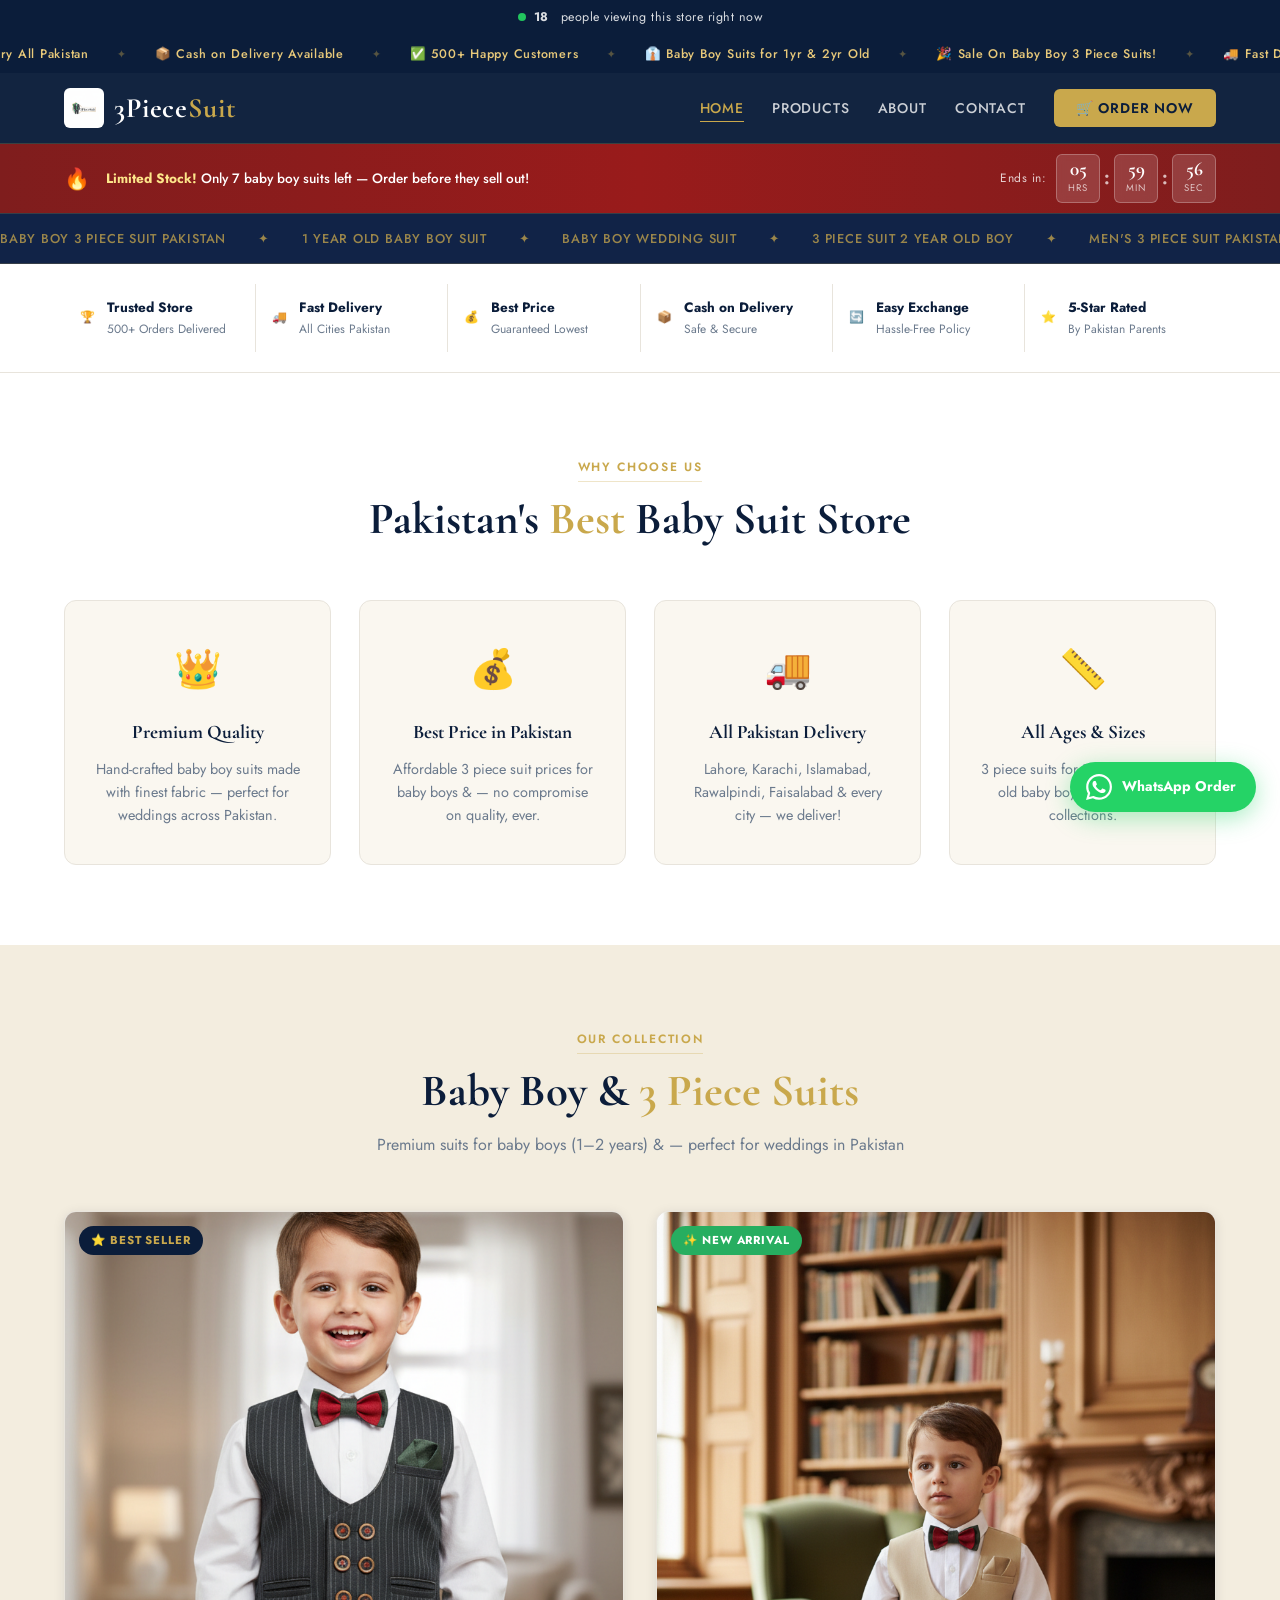
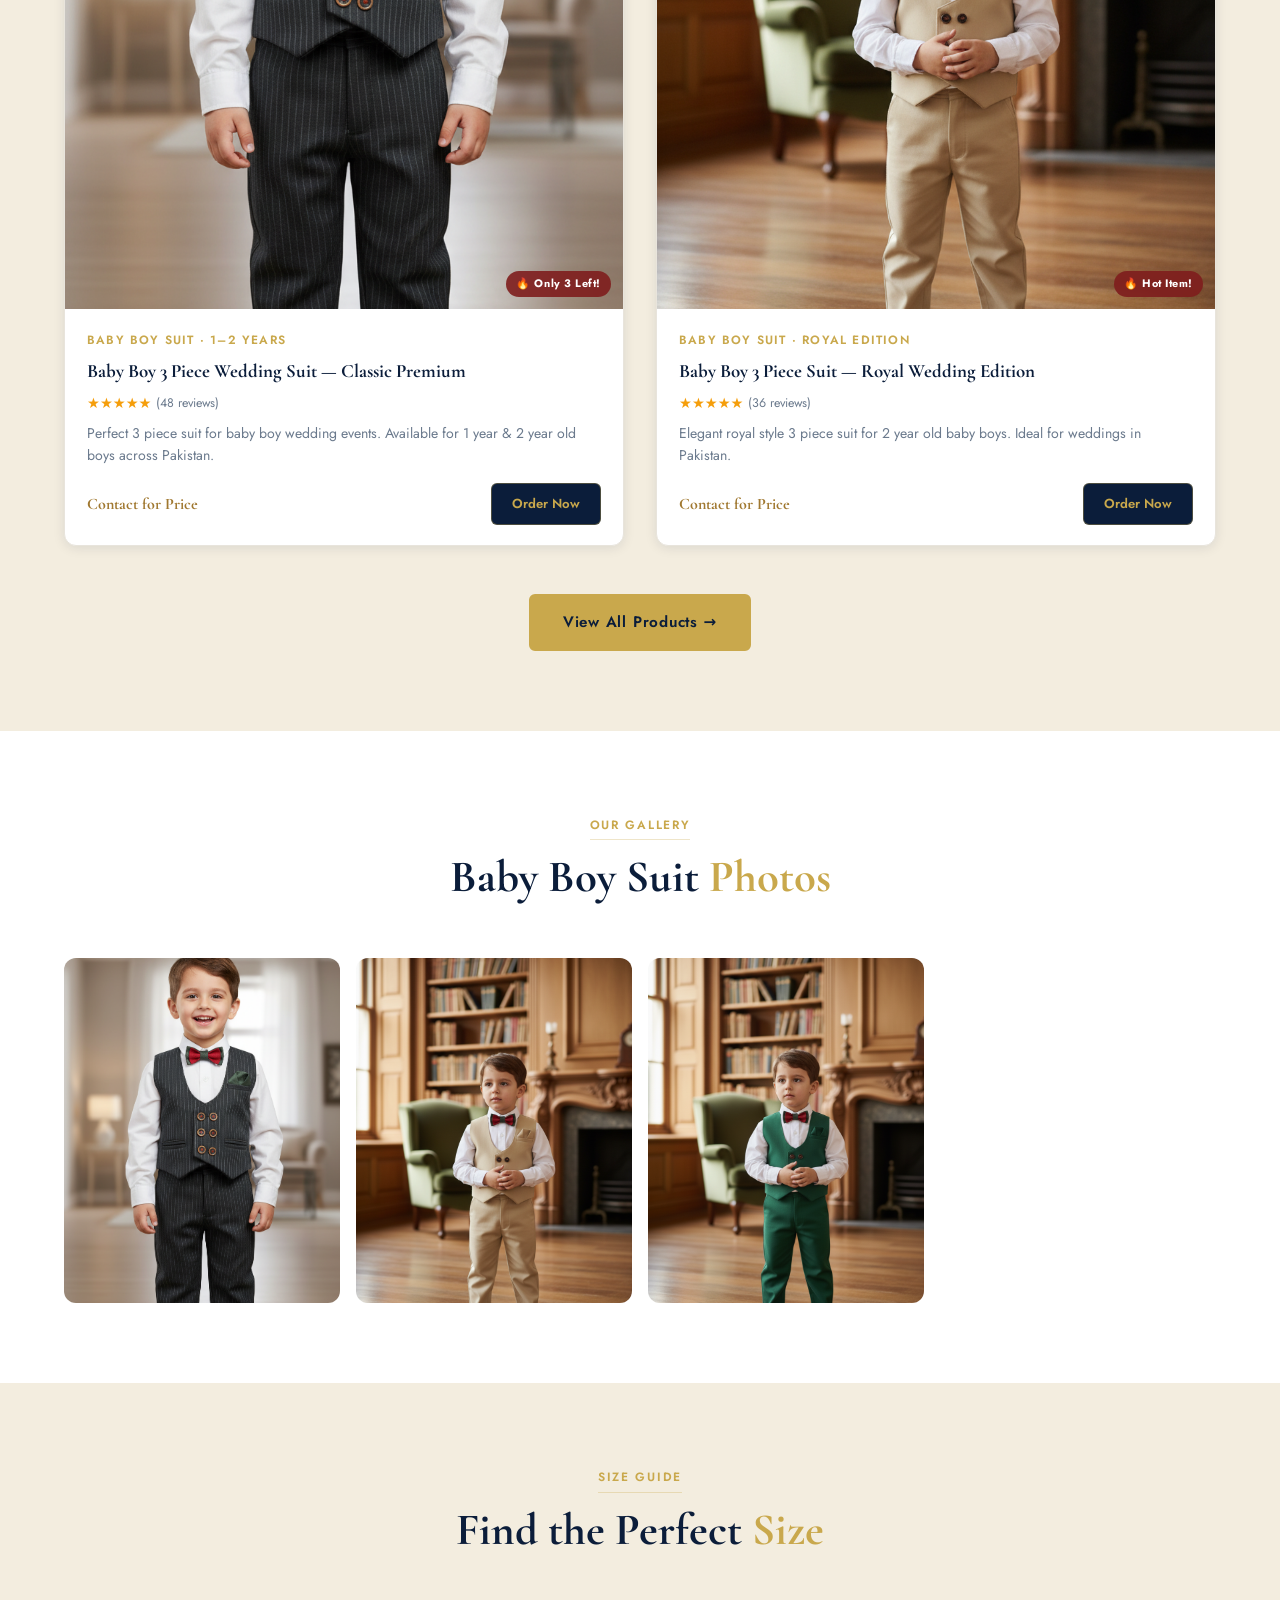
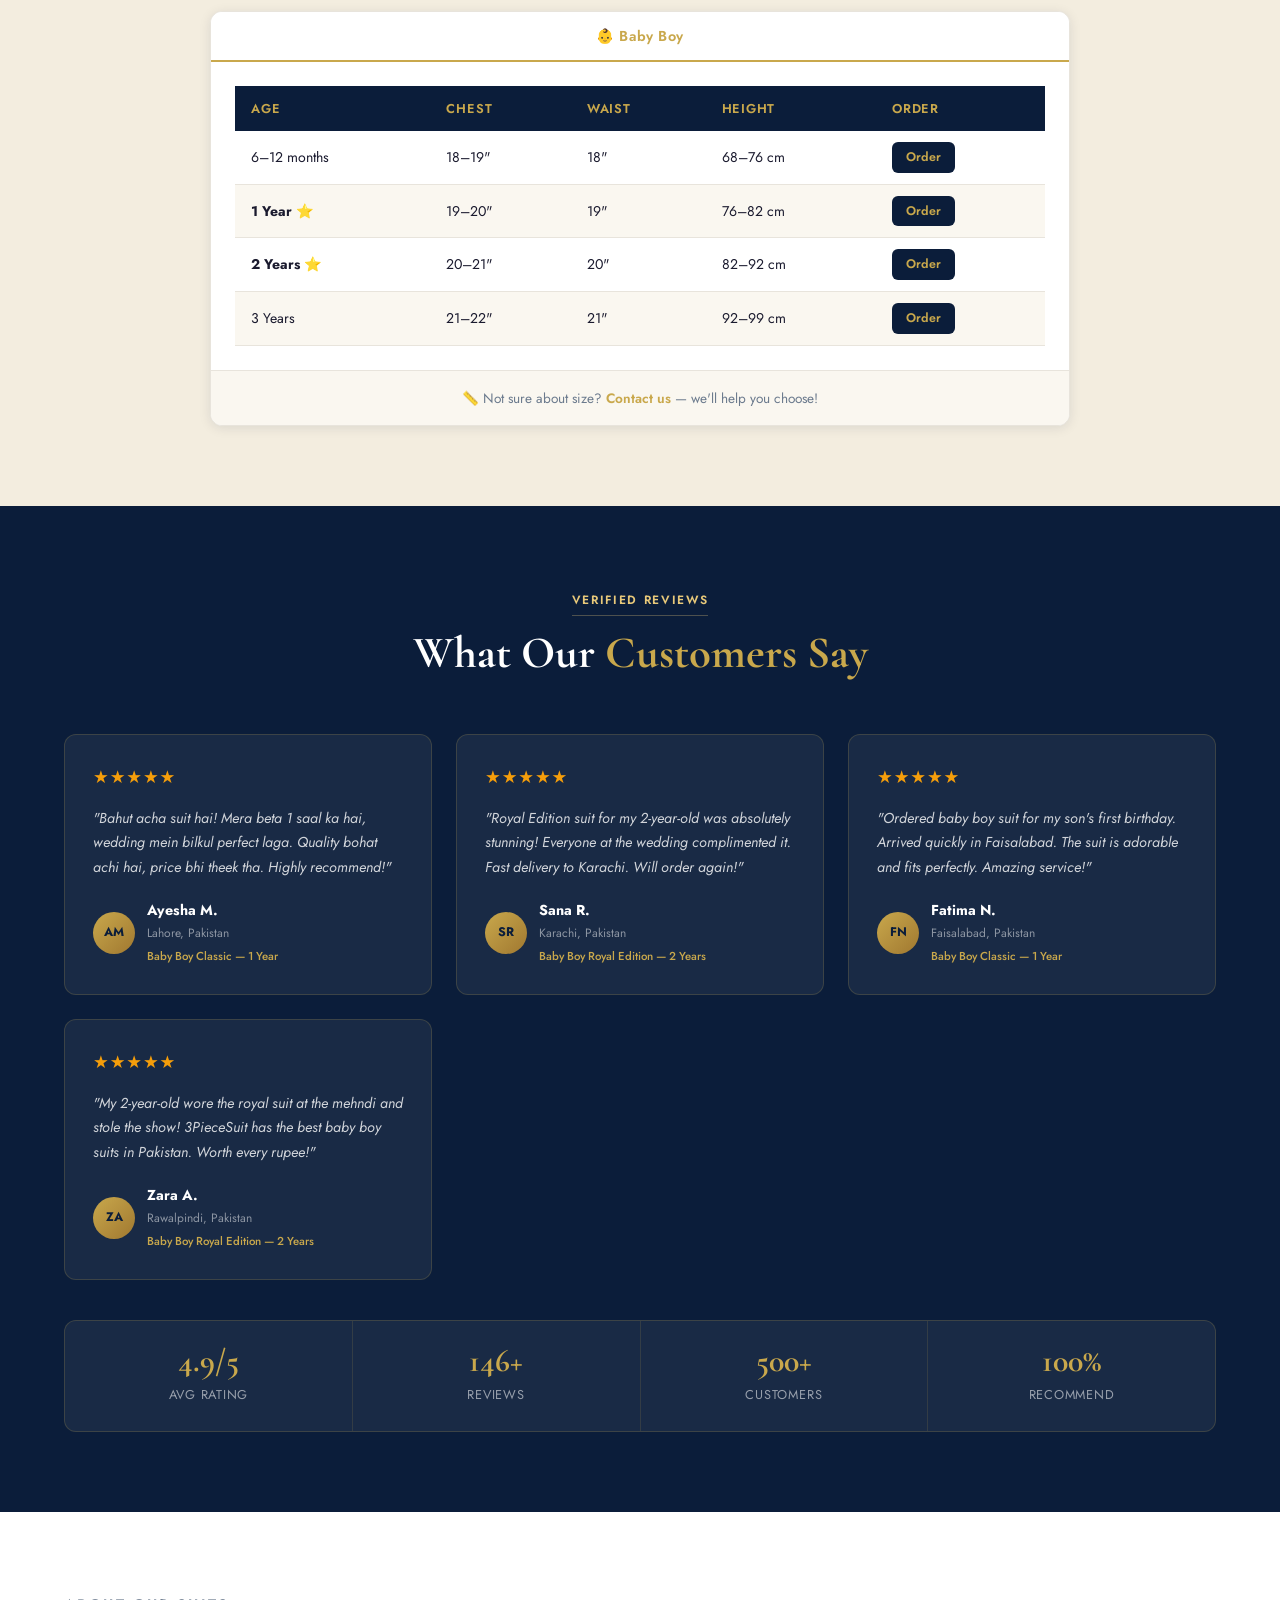
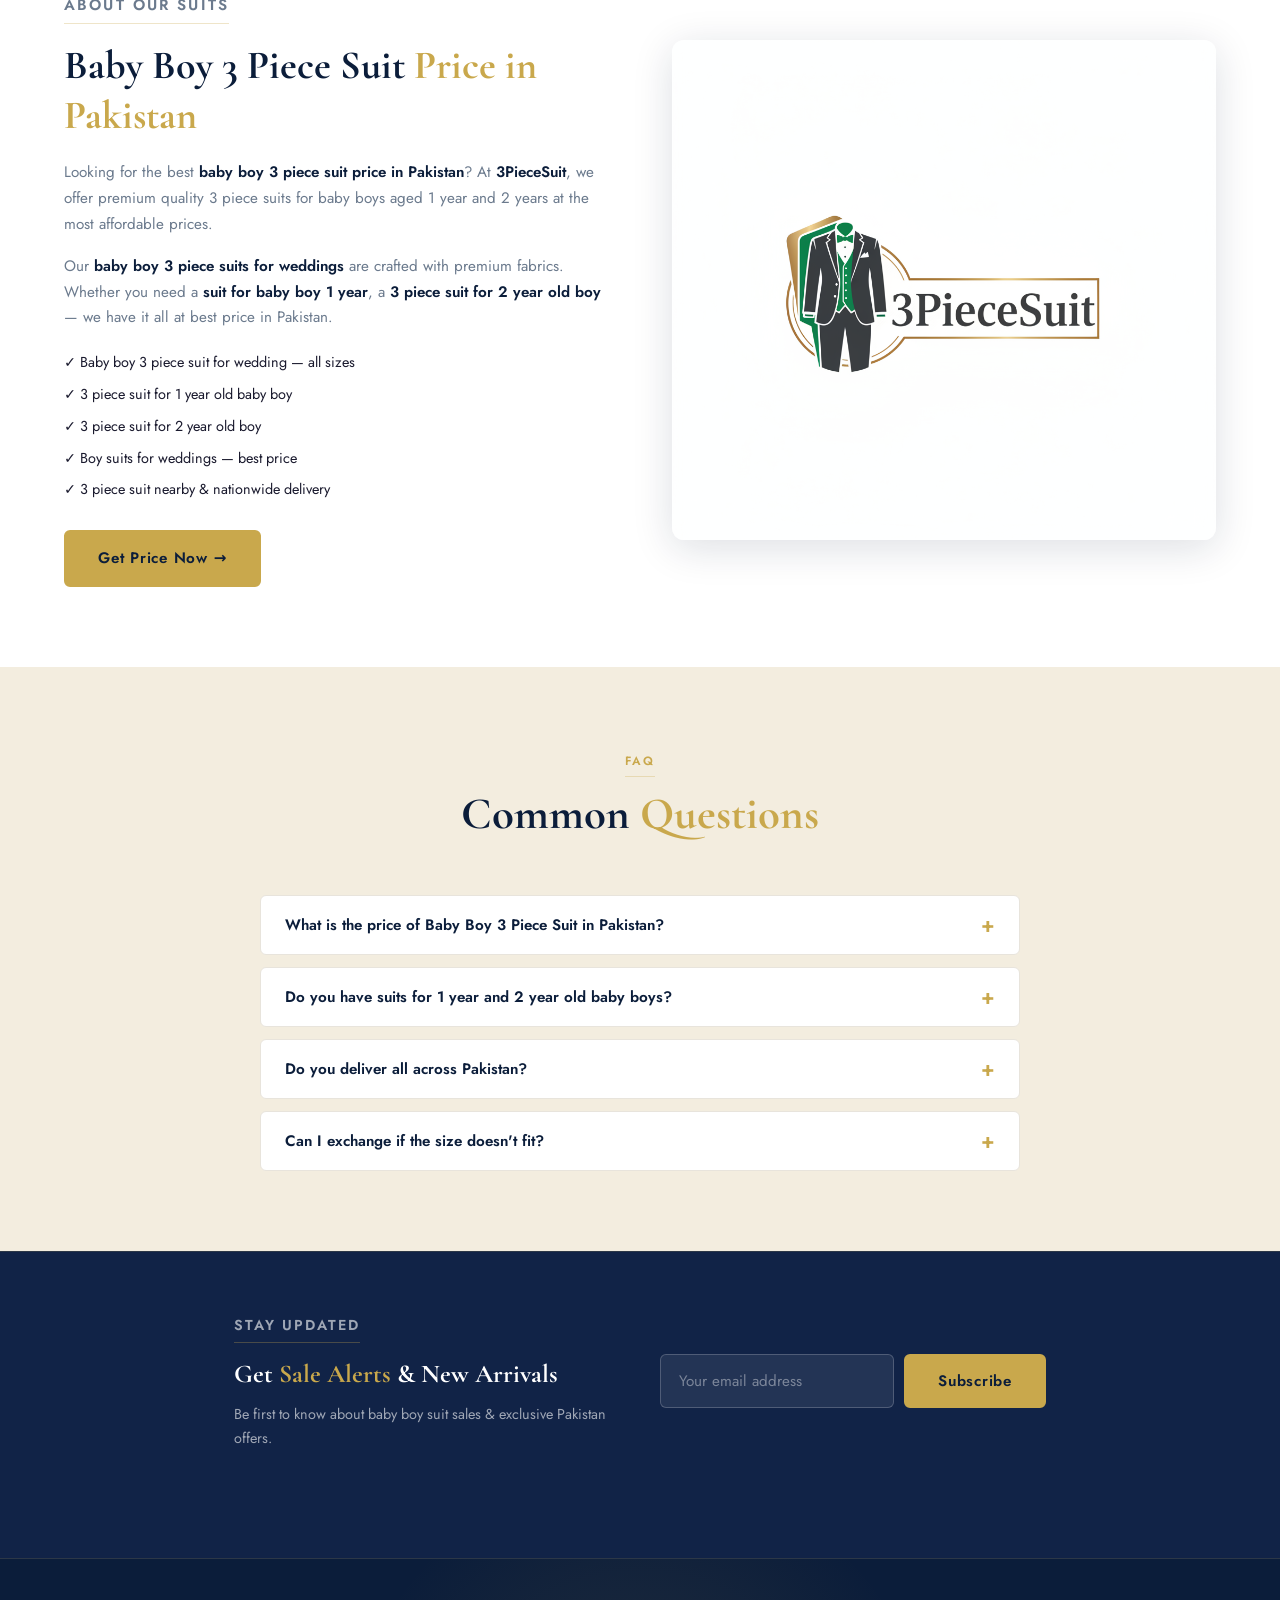
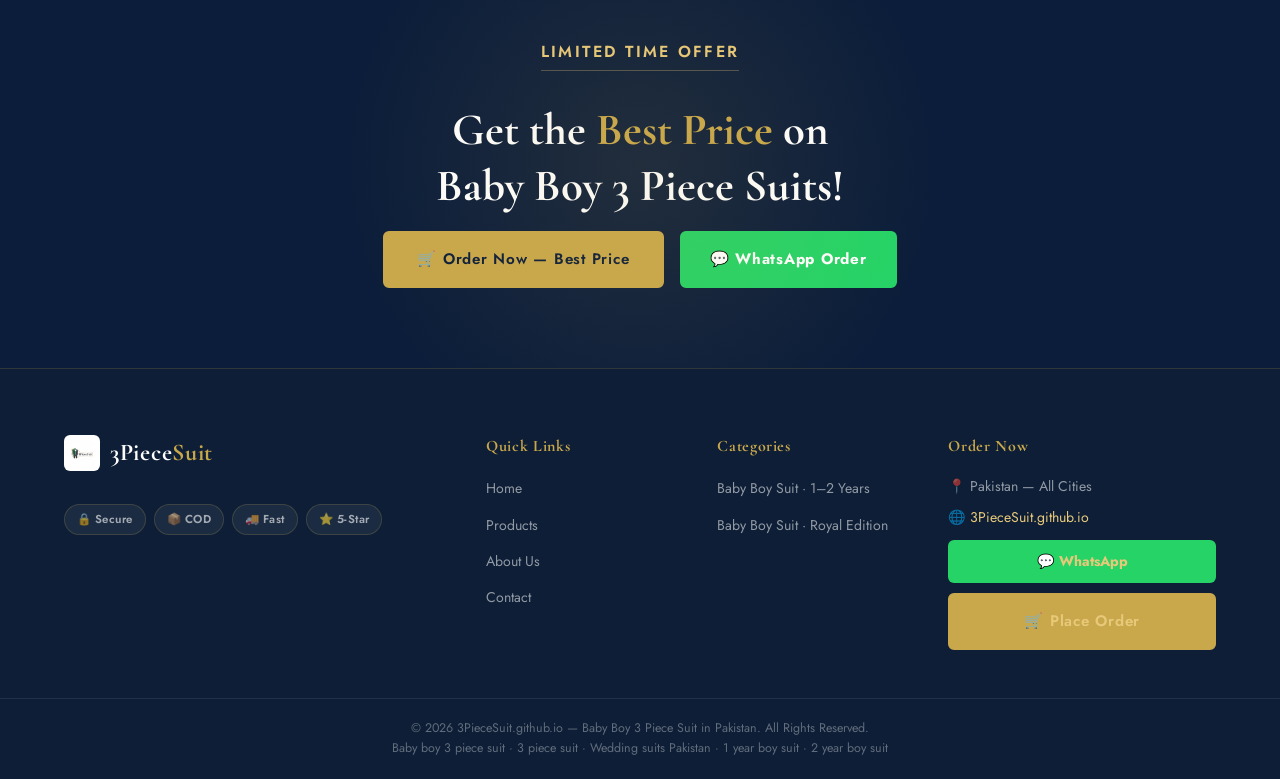
<file: index.html>
<!DOCTYPE html>
<html lang="en" dir="ltr">
<head>
<meta charset="UTF-8">
<meta name="viewport" content="width=device-width,initial-scale=1,viewport-fit=cover">
<meta http-equiv="X-UA-Compatible" content="IE=edge">
<title>Baby Boy 3 Piece Suit Pakistan | Best Price | 3PieceSuit</title>
<meta name="description" content="Buy Baby Boy 3 Piece Suit in Pakistan at best price. Wedding suits for 1 year & 2 year old boys and  . Premium quality. Shop 3PieceSuit.github.io — Fast Delivery Pakistan!">
<meta name="keywords" content="Baby boy 3 piece suit price in pakistan, Baby boy 3 piece suit with price, Baby boy 3 piece suit in pakistan, Baby boy 3 piece suit for wedding, 3 piece suit for Boy in Pakistan with Price, 1 year Baby boy 3 piece Suit, Baby boy 3 piece suit sale, Suit for Baby Boy 1 year, 3 Piece Suit for 1 year old boy, 3 piece suit nearby, 3 Piece Suit for 2 year old boy, Boy suits for weddings,   3 piece suit,  3 Piece Suit Suits">
<meta name="author" content="3PieceSuit">
<meta name="robots" content="index,follow,max-image-preview:large,max-snippet:-1,max-video-preview:-1">
<meta name="theme-color" content="#0b1d3a">
<link rel="canonical" href="https://3PieceSuit.github.io/">
<meta name="geo.region" content="PK"><meta name="geo.country" content="Pakistan"><meta name="geo.placename" content="Pakistan">
<meta property="og:type" content="website"><meta property="og:site_name" content="3PieceSuit">
<meta property="og:title" content="Baby Boy 3 Piece Suit in Pakistan — Best Price | 3PieceSuit">
<meta property="og:description" content="Premium baby boy &   3 piece suits for weddings in Pakistan. Best price guaranteed!">
<meta property="og:url" content="https://3PieceSuit.github.io/"><meta property="og:image" content="https://3PieceSuit.github.io/P1img.png"><meta property="og:locale" content="en_PK">
<meta name="twitter:card" content="summary_large_image"><meta name="twitter:title" content="Baby Boy 3 Piece Suit Pakistan — 3PieceSuit"><meta name="twitter:image" content="https://3PieceSuit.github.io/P11img.png">
<link rel="icon" href="icon.png" type="image/png">
<link rel="apple-touch-icon" href="icon.png">
<script type="application/ld+json">
{"@context":"https://schema.org","@graph":[
{"@type":"WebSite","@id":"https://3PieceSuit.github.io/#website","url":"https://3PieceSuit.github.io/","name":"3PieceSuit","description":"Best baby boy and   3 piece suits in Pakistan"},
{"@type":"Store","@id":"https://3PieceSuit.github.io/#store","name":"3PieceSuit","url":"https://3PieceSuit.github.io/","description":"Premium baby boy and   3 piece suits for weddings in Pakistan","areaServed":{"@type":"Country","name":"Pakistan"},"priceRange":"PKR"},
{"@type":"FAQPage","mainEntity":[
{"@type":"Question","name":"Baby boy 3 piece suit price in Pakistan?","acceptedAnswer":{"@type":"Answer","text":"Baby boy 3 piece suit price in Pakistan starts at affordable rates for 1 year and 2 year old boys."}},
{"@type":"Question","name":"Do you sell suits for 1 year old baby boys?","acceptedAnswer":{"@type":"Answer","text":"Yes! Premium 3 piece suits for 1 year old baby boys, perfect for weddings in Pakistan."}},
{"@type":"Question","name":"Delivery across Pakistan?","acceptedAnswer":{"@type":"Answer","text":"Yes! We deliver baby boy and   3 piece suits all across Pakistan — fast and secure."}}
]}]}
</script>
<link rel="preconnect" href="https://fonts.googleapis.com">
<link rel="preconnect" href="https://fonts.gstatic.com" crossorigin>
<link href="https://fonts.googleapis.com/css2?family=Cormorant+Garamond:ital,wght@0,400;0,600;0,700;1,400&family=Jost:wght@300;400;500;600&display=swap" rel="stylesheet">
<link rel="preload" as="image" href="P11img.png">
<link rel="stylesheet" href="style.css">
<link rel="stylesheet" href="extra.css">
</head>
<body>
<a class="skip-link" href="#main">Skip to main content</a>

<!-- ═══ REVIEW TOAST CONTAINER ════════════════════════════════ -->
<div id="toastContainer" class="toast-container" aria-live="polite" aria-atomic="true"></div>

<!-- ═══ WHATSAPP FLOAT ═════════════════════════════════════════ -->
<a href="https://wa.me/923104515679?text=Hi%2C%20I%20want%20to%20order%20a%20Baby%20Boy%203%20Piece%20Suit%20from%203PieceSuit"
   class="whatsapp-float" target="_blank" rel="noopener noreferrer"
   aria-label="Chat on WhatsApp to Order">
  <svg viewBox="0 0 24 24" fill="currentColor" width="26" height="26" aria-hidden="true"><path d="M17.472 14.382c-.297-.149-1.758-.867-2.03-.967-.273-.099-.471-.148-.67.15-.197.297-.767.966-.94 1.164-.173.199-.347.223-.644.075-.297-.15-1.255-.463-2.39-1.475-.883-.788-1.48-1.761-1.653-2.059-.173-.297-.018-.458.13-.606.134-.133.298-.347.446-.52.149-.174.198-.298.298-.497.099-.198.05-.371-.025-.52-.075-.149-.669-1.612-.916-2.207-.242-.579-.487-.5-.669-.51-.173-.008-.371-.01-.57-.01-.198 0-.52.074-.792.372-.272.297-1.04 1.016-1.04 2.479 0 1.462 1.065 2.875 1.213 3.074.149.198 2.096 3.2 5.077 4.487.709.306 1.262.489 1.694.625.712.227 1.36.195 1.871.118.571-.085 1.758-.719 2.006-1.413.248-.694.248-1.289.173-1.413-.074-.124-.272-.198-.57-.347m-5.421 7.403h-.004a9.87 9.87 0 01-5.031-1.378l-.361-.214-3.741.982.998-3.648-.235-.374a9.86 9.86 0 01-1.51-5.26c.001-5.45 4.436-9.884 9.888-9.884 2.64 0 5.122 1.03 6.988 2.898a9.825 9.825 0 012.893 6.994c-.003 5.45-4.437 9.884-9.885 9.884m8.413-18.297A11.815 11.815 0 0012.05 0C5.495 0 .16 5.335.157 11.892c0 2.096.547 4.142 1.588 5.945L.057 24l6.305-1.654a11.882 11.882 0 005.683 1.448h.005c6.554 0 11.89-5.335 11.893-11.893a11.821 11.821 0 00-3.48-8.413Z"/></svg>
  <span>WhatsApp Order</span>
</a>

<!-- ═══ LIVE VIEWERS BAR ═══════════════════════════════════════ -->
<div class="live-bar" id="liveBar" role="status" aria-live="polite">
  <span class="live-dot" aria-hidden="true"></span>
  <strong id="viewerCount">24</strong>&nbsp;people viewing this store right now
</div>

<!-- ═══ TOPBAR ════════════════════════════════════════════════ -->
<div class="topbar" role="complementary" aria-label="Store announcements">
  <div class="topbar-scroll">
    <span>🎉 Sale On Baby Boy 3 Piece Suits!</span>
    <span class="sep" aria-hidden="true">✦</span>
    <span>🚚 Fast Delivery All Pakistan</span>
    <span class="sep" aria-hidden="true">✦</span>
    <span>📦 Cash on Delivery Available</span>
    <span class="sep" aria-hidden="true">✦</span>
    <span>✅ 500+ Happy Customers</span>
    <span class="sep" aria-hidden="true">✦</span>
    <span>👔 Baby Boy Suits for 1yr &amp; 2yr Old</span>
    <span class="sep" aria-hidden="true">✦</span>
    <span>🎉 Sale On Baby Boy 3 Piece Suits!</span>
    <span class="sep" aria-hidden="true">✦</span>
    <span>🚚 Fast Delivery All Pakistan</span>
    <span class="sep" aria-hidden="true">✦</span>
    <span>📦 Cash on Delivery Available</span>
  </div>
</div>

<!-- ═══ HEADER ════════════════════════════════════════════════ -->
<header id="header">
  <nav class="nav-container" aria-label="Main navigation">
    <a href="index.html" class="logo" aria-label="3PieceSuit Home">
      <img src="logo.png" alt="3PieceSuit" width="40" height="40" class="logo-img" onerror="this.style.display='none'">
      <span>3Piece<em>Suit</em></span>
    </a>
    <button class="hamburger" id="hamburger" aria-label="Open  u" aria-expanded="false" aria-controls="nav-menu">
      <span></span><span></span><span></span>
    </button>
    <ul class="nav-links" id="nav-menu" role="list">
      <li><a href="index.html" class="active" aria-current="page">Home</a></li>
      <li><a href="products.html">Products</a></li>
      <li><a href="about.html">About</a></li>
      <li><a href="contact.html">Contact</a></li>
      <li><a href="contact.html" class="nav-btn">🛒 Order Now</a></li>
    </ul>
  </nav>
</header>

<main id="main">

<!-- ═══ URGENCY BANNER ════════════════════════════════════════ -->
<section class="urgency-banner" aria-label="Limited time offer">
  <div class="urg-inner container">
    <span class="urg-fire" aria-hidden="true">🔥</span>
    <span class="urg-text"><strong>Limited Stock!</strong> Only <span id="stockLeft">7</span> baby boy suits left — Order before they sell out!</span>
    <div class="countdown" aria-label="Offer countdown timer">
      <span class="cd-label">Ends in:</span>
      <div class="countdown-boxes">
        <div class="cd-box"><span id="cdH">05</span><small>hrs</small></div>
        <div class="cd-sep" aria-hidden="true">:</div>
        <div class="cd-box"><span id="cdM">59</span><small>min</small></div>
        <div class="cd-sep" aria-hidden="true">:</div>
        <div class="cd-box"><span id="cdS">59</span><small>sec</small></div>
      </div>
    </div>
  </div>
</section>

<!-- ═══ KEYWORDS RIBBON ───────────────────────────────────── -->
<div class="kw-ribbon" aria-hidden="true">
  <div class="kw-track">
    <span>Baby Boy 3 Piece Suit Pakistan</span><span>✦</span><span>1 Year Old Baby Boy Suit</span><span>✦</span><span>Baby Boy Wedding Suit</span><span>✦</span><span>3 Piece Suit 2 Year Old Boy</span><span>✦</span><span>Men's 3 Piece Suit Pakistan</span><span>✦</span><span>Boy Suits for Weddings</span><span>✦</span><span>Baby Boy 3 Piece Suit Sale</span><span>✦</span><span>3 Piece Suit Nearby</span><span>✦</span>
    <span>Baby Boy 3 Piece Suit Pakistan</span><span>✦</span><span>1 Year Old Baby Boy Suit</span><span>✦</span><span>Baby Boy Wedding Suit</span><span>✦</span><span>3 Piece Suit 2 Year Old Boy</span><span>✦</span>
  </div>
</div>

<!-- ═══ TRUST BADGES ══════════════════════════════════════════ -->
<section class="trust-section" aria-label="Why trust us">
  <div class="container trust-grid">
    <div class="trust-item reveal"><span class="trust-icon" aria-hidden="true">🏆</span><div><strong>Trusted Store</strong><span>500+ Orders Delivered</span></div></div>
    <div class="trust-item reveal"><span class="trust-icon" aria-hidden="true">🚚</span><div><strong>Fast Delivery</strong><span>All Cities Pakistan</span></div></div>
    <div class="trust-item reveal"><span class="trust-icon" aria-hidden="true">💰</span><div><strong>Best Price</strong><span>Guaranteed Lowest</span></div></div>
    <div class="trust-item reveal"><span class="trust-icon" aria-hidden="true">📦</span><div><strong>Cash on Delivery</strong><span>Safe &amp; Secure</span></div></div>
    <div class="trust-item reveal"><span class="trust-icon" aria-hidden="true">🔄</span><div><strong>Easy Exchange</strong><span>Hassle-Free Policy</span></div></div>
    <div class="trust-item reveal"><span class="trust-icon" aria-hidden="true">⭐</span><div><strong>5-Star Rated</strong><span>By Pakistan Parents</span></div></div>
  </div>
</section>

<!-- ═══ FEATURES ══════════════════════════════════════════════ -->
<section class="features section" aria-labelledby="feat-title">
  <div class="container">
    <div class="section-head">
      <p class="sub-label">Why Choose Us</p>
      <h2 id="feat-title">Pakistan's <span class="gold">Best</span> Baby Suit Store</h2>
    </div>
    <div class="features-grid">
      <article class="feat-card reveal"><div class="feat-icon" aria-hidden="true">👑</div><h3>Premium Quality</h3><p>Hand-crafted baby boy suits made with finest fabric — perfect for weddings across Pakistan.</p></article>
      <article class="feat-card reveal"><div class="feat-icon" aria-hidden="true">💰</div><h3>Best Price in Pakistan</h3><p>Affordable 3 piece suit prices for baby boys &amp;   — no compromise on quality, ever.</p></article>
      <article class="feat-card reveal"><div class="feat-icon" aria-hidden="true">🚚</div><h3>All Pakistan Delivery</h3><p>Lahore, Karachi, Islamabad, Rawalpindi, Faisalabad &amp; every city — we deliver!</p></article>
      <article class="feat-card reveal"><div class="feat-icon" aria-hidden="true">📏</div><h3>All Ages &amp; Sizes</h3><p>3 piece suits for 1 year old, 2 year old baby boys and complete  collections.</p></article>
    </div>
  </div>
</section>

<!-- ═══ PRODUCTS ═══════════════════════════════════════════════ -->
<section class="products section" aria-labelledby="prod-title" style="background:var(--cream);">
  <div class="container">
    <div class="section-head">
      <p class="sub-label">Our Collection</p>
      <h2 id="prod-title">Baby Boy &amp;  <span class="gold">3 Piece Suits</span></h2>
      <p class="section-desc">Premium suits for baby boys (1–2 years) &amp;   — perfect for weddings in Pakistan</p>
    </div>
    <div class="products-grid">

      <article class="prod-card reveal" itemscope itemtype="https://schema.org/Product">
        <a href="products.html#p1" class="prod-img-wrap" aria-label="Baby Boy Classic Wedding Suit">
          <img src="P11img.png" alt="Baby Boy 3 Piece Suit for Wedding Pakistan Classic Premium Best Price" width="360" height="400" loading="eager" itemprop="image">
          <div class="prod-badge">⭐ Best Seller</div>
          <div class="prod-stock-badge">🔥 Only 3 Left!</div>
          <div class="prod-overlay"><span>View Details →</span></div>
        </a>
        <div class="prod-info">
          <p class="prod-cat" itemprop="category">Baby Boy Suit · 1–2 Years</p>
          <h3 itemprop="name"><a href="products.html#p1">Baby Boy 3 Piece Wedding Suit — Classic Premium</a></h3>
          <div class="star-row" aria-label="Rating 5 of 5">★★★★★ <span>(48 reviews)</span></div>
          <p class="prod-desc" itemprop="description">Perfect 3 piece suit for baby boy wedding events. Available for 1 year &amp; 2 year old boys across Pakistan.</p>
          <div class="prod-footer">
            <span class="prod-price" itemprop="offers" itemscope itemtype="https://schema.org/Offer"><meta itemprop="priceCurrency" content="PKR"><meta itemprop="availability" content="https://schema.org/InStock"><span itemprop="price">Contact for Price</span></span>
            <a href="contact.html?product=P1" class="btn-sm">Order Now</a>
          </div>
        </div>
      </article>

      <article class="prod-card reveal" itemscope itemtype="https://schema.org/Product">
        <a href="products.html#p2" class="prod-img-wrap" aria-label="Baby Boy Royal Edition Suit">
          <img src="P21img.png" alt="Baby Boy 3 Piece Suit Royal Edition Wedding Pakistan 2 Year Old" width="360" height="400" loading="lazy" itemprop="image">
          <div class="prod-badge new">✨ New Arrival</div>
          <div class="prod-stock-badge">🔥 Hot Item!</div>
          <div class="prod-overlay"><span>View Details →</span></div>
        </a>
        <div class="prod-info">
          <p class="prod-cat" itemprop="category">Baby Boy Suit · Royal Edition</p>
          <h3 itemprop="name"><a href="products.html#p2">Baby Boy 3 Piece Suit — Royal Wedding Edition</a></h3>
          <div class="star-row" aria-label="Rating 5 of 5">★★★★★ <span>(36 reviews)</span></div>
          <p class="prod-desc" itemprop="description">Elegant royal style 3 piece suit for 2 year old baby boys. Ideal for weddings in Pakistan.</p>
          <div class="prod-footer">
            <span class="prod-price" itemprop="offers" itemscope itemtype="https://schema.org/Offer"><meta itemprop="priceCurrency" content="PKR"><meta itemprop="availability" content="https://schema.org/InStock"><span itemprop="price">Contact for Price</span></span>
            <a href="contact.html?product=P2" class="btn-sm">Order Now</a>
          </div>
        </div>
      </article>


    </div>
    <div class="center-btn"><a href="products.html" class="btn btn-gold">View All Products →</a></div>
  </div>
</section>

<!-- ═══ PHOTO GALLERY ══════════════════════════════════════════ -->
<section class="gallery-section section" aria-labelledby="gallery-title">
  <div class="container">
    <div class="section-head">
      <p class="sub-label">Our Gallery</p>
      <h2 id="gallery-title">Baby Boy Suit <span class="gold">Photos</span></h2>
    </div>
    <div class="gallery-grid">
      <div class="gallery-item reveal"><img src="P11img.png" alt="Baby Boy 3 Piece Suit Pakistan 1" loading="lazy" width="280" height="320"><div class="gallery-hover"><span>Classic Baby Suit</span></div></div>
      <div class="gallery-item reveal"><img src="P21img.png" alt="Baby Boy 3 Piece Suit Wedding Pakistan 2" loading="lazy" width="280" height="320"><div class="gallery-hover"><span>Royal Wedding Edition</span></div></div>
      <div class="gallery-item reveal"><img src="P31img.png" alt="Baby Boy Suit Wedding Pakistan 4" loading="lazy" width="280" height="320"><div class="gallery-hover"><span>On Order</span></div></div>
    </div>
  </div>
</section>

<!-- ═══ SIZE GUIDE ═════════════════════════════════════════════ -->
<section class="size-section section" aria-labelledby="size-title" style="background:var(--cream);">
  <div class="container">
    <div class="section-head">
      <p class="sub-label">Size Guide</p>
      <h2 id="size-title">Find the Perfect <span class="gold">Size</span></h2>
    </div>
    <div class="size-wrap reveal">
      <div class="size-tabs" role="tablist">
        <button class="size-tab active" role="tab" aria-selected="true" aria-controls="tab-baby" id="tb-baby">👶 Baby Boy</button>
      </div>
      <div class="size-content" id="tab-baby" role="tabpanel" aria-labelledby="tb-baby">
        <div class="size-table-wrap">
          <table class="size-table"><thead><tr><th>Age</th><th>Chest</th><th>Waist</th><th>Height</th><th>Order</th></tr></thead>
          <tbody>
            <tr><td>6–12 months</td><td>18–19"</td><td>18"</td><td>68–76 cm</td><td><a href="contact.html?product=P1" class="size-link">Order</a></td></tr>
            <tr class="alt"><td><strong>1 Year ⭐</strong></td><td>19–20"</td><td>19"</td><td>76–82 cm</td><td><a href="contact.html?product=P1" class="size-link">Order</a></td></tr>
            <tr><td><strong>2 Years ⭐</strong></td><td>20–21"</td><td>20"</td><td>82–92 cm</td><td><a href="contact.html?product=P2" class="size-link">Order</a></td></tr>
            <tr class="alt"><td>3 Years</td><td>21–22"</td><td>21"</td><td>92–99 cm</td><td><a href="contact.html?product=P2" class="size-link">Order</a></td></tr>
          </tbody></table>
        </div>
      </div>
      <p class="size-note">📏 Not sure about size? <a href="contact.html">Contact us</a> — we'll help you choose!</p>
    </div>
  </div>
</section>

<!-- ═══ CUSTOMER REVIEWS ═══════════════════════════════════════ -->
<section class="reviews-section section" style="background:var(--navy);" aria-labelledby="reviews-title">
  <div class="container">
    <div class="section-head">
      <p class="sub-label light">Verified Reviews</p>
      <h2 id="reviews-title" style="color:var(--white);">What Our <span class="gold">Customers Say</span></h2>
    </div>
    <div class="reviews-grid">

      <article class="review-card reveal">
        <div class="review-stars" aria-label="5 stars">★★★★★</div>
        <blockquote><p>"Bahut acha suit hai! Mera beta 1 saal ka hai, wedding mein bilkul perfect laga. Quality bohat achi hai, price bhi theek tha. Highly recommend!"</p></blockquote>
        <footer class="review-author">
          <div class="review-avatar" aria-hidden="true">AM</div>
          <div><strong>Ayesha M.</strong><span>Lahore, Pakistan</span><div class="review-product">Baby Boy Classic — 1 Year</div></div>
        </footer>
      </article>

      <article class="review-card reveal">
        <div class="review-stars" aria-label="5 stars">★★★★★</div>
        <blockquote><p>"Royal Edition suit for my 2-year-old was absolutely stunning! Everyone at the wedding complimented it. Fast delivery to Karachi. Will order again!"</p></blockquote>
        <footer class="review-author">
          <div class="review-avatar" aria-hidden="true">SR</div>
          <div><strong>Sana R.</strong><span>Karachi, Pakistan</span><div class="review-product">Baby Boy Royal Edition — 2 Years</div></div>
        </footer>
      </article>

      <article class="review-card reveal">
        <div class="review-stars" aria-label="5 stars">★★★★★</div>
        <blockquote><p>"Ordered baby boy suit for my son's first birthday. Arrived quickly in Faisalabad. The suit is adorable and fits perfectly. Amazing service!"</p></blockquote>
        <footer class="review-author">
          <div class="review-avatar" aria-hidden="true">FN</div>
          <div><strong>Fatima N.</strong><span>Faisalabad, Pakistan</span><div class="review-product">Baby Boy Classic — 1 Year</div></div>
        </footer>
      </article>

      <article class="review-card reveal">
        <div class="review-stars" aria-label="5 stars">★★★★★</div>
        <blockquote><p>"My 2-year-old wore the royal suit at the mehndi and stole the show! 3PieceSuit has the best baby boy suits in Pakistan. Worth every rupee!"</p></blockquote>
        <footer class="review-author">
          <div class="review-avatar" aria-hidden="true">ZA</div>
          <div><strong>Zara A.</strong><span>Rawalpindi, Pakistan</span><div class="review-product">Baby Boy Royal Edition — 2 Years</div></div>
        </footer>
      </article>

    </div>
    <div class="review-stats reveal">
      <div class="rs-item"><strong>4.9/5</strong><span>Avg Rating</span></div>
      <div class="rs-item"><strong>146+</strong><span>Reviews</span></div>
      <div class="rs-item"><strong>500+</strong><span>Customers</span></div>
      <div class="rs-item"><strong>100%</strong><span>Recommend</span></div>
    </div>
  </div>
</section>

<!-- ═══ SEO CONTENT ════════════════════════════════════════════ -->
<section class="seo-section section" aria-labelledby="seo-title">
  <div class="container seo-grid">
    <div class="seo-content">
      <p class="sub-label">About Our Suits</p>
      <h2 id="seo-title">Baby Boy 3 Piece Suit <span class="gold">Price in Pakistan</span></h2>
      <p>Looking for the best <strong>baby boy 3 piece suit price in Pakistan</strong>? At <strong>3PieceSuit</strong>, we offer premium quality 3 piece suits for baby boys aged 1 year and 2 years at the most affordable prices.</p>
      <p>Our <strong>baby boy 3 piece suits for weddings</strong> are crafted with premium fabrics. Whether you need a <strong>suit for baby boy 1 year</strong>, a <strong>3 piece suit for 2 year old boy</strong> — we have it all at best price in Pakistan.</p>
      <ul class="seo-list">
        <li>✓ Baby boy 3 piece suit for wedding — all sizes</li>
        <li>✓ 3 piece suit for 1 year old baby boy</li>
        <li>✓ 3 piece suit for 2 year old boy</li>
        <li>✓ Boy suits for weddings — best price</li>
        <li>✓ 3 piece suit nearby &amp; nationwide delivery</li>
      </ul>
      <a href="contact.html" class="btn btn-gold">Get Price Now →</a>
    </div>
    <div class="seo-image reveal">
      <img src="img/logo.png" alt="Baby Boy 3 Piece Suit Price in Pakistan — 3PieceSuit Collection" width="460" height="500" loading="lazy">
    </div>
  </div>
</section>

<!-- ═══ FAQ ════════════════════════════════════════════════════ -->
<section class="faq section" aria-labelledby="faq-title" style="background:var(--cream);">
  <div class="container">
    <div class="section-head"><p class="sub-label">FAQ</p><h2 id="faq-title">Common <span class="gold">Questions</span></h2></div>
    <div class="faq-list" role="list">
      <div class="faq-item reveal" role="listitem"><button class="faq-q" aria-expanded="false" aria-controls="faq1">What is the price of Baby Boy 3 Piece Suit in Pakistan?<span class="faq-icon" aria-hidden="true">+</span></button><div class="faq-a" id="faq1" hidden><p>Baby boy 3 piece suit price in Pakistan varies by design and size. Contact us for the latest pricing and special sale offers.</p></div></div>
      <div class="faq-item reveal" role="listitem"><button class="faq-q" aria-expanded="false" aria-controls="faq2">Do you have suits for 1 year and 2 year old baby boys?<span class="faq-icon" aria-hidden="true">+</span></button><div class="faq-a" id="faq2" hidden><p>Yes! We stock premium 3 piece suits for 1 year old and 2 year old baby boys, perfect for weddings and formal occasions in Pakistan.</p></div></div>
      <div class="faq-item reveal" role="listitem"><button class="faq-q" aria-expanded="false" aria-controls="faq3">Do you deliver all across Pakistan?<span class="faq-icon" aria-hidden="true">+</span></button><div class="faq-a" id="faq3" hidden><p>Yes! We deliver to all cities — Lahore, Karachi, Islamabad, Rawalpindi, Faisalabad, Multan, Peshawar and everywhere in Pakistan.</p></div></div>
      <div class="faq-item reveal" role="listitem"><button class="faq-q" aria-expanded="false" aria-controls="faq5">Can I exchange if the size doesn't fit?<span class="faq-icon" aria-hidden="true">+</span></button><div class="faq-a" id="faq5" hidden><p>Yes! We have an easy exchange policy. If the size doesn't fit, contact us and we'll arrange an exchange for you.</p></div></div>
    </div>
  </div>
</section>

<!-- ═══ NEWSLETTER ═════════════════════════════════════════════ -->
<section class="newsletter-section" aria-labelledby="nl-title">
  <div class="container">
    <div class="nl-inner reveal">
      <div class="nl-content">
        <p class="sub-label">Stay Updated</p>
        <h2 id="nl-title">Get <span class="gold">Sale Alerts</span> &amp; New Arrivals</h2>
        <p>Be first to know about baby boy suit sales &amp; exclusive Pakistan offers.</p>
      </div>
      <form class="nl-form" id="nlForm" aria-label="Newsletter signup">
        <input type="email" name="email" placeholder="Your email address" required aria-label="Email for newsletter">
        <button type="submit" class="btn btn-gold">Subscribe</button>
      </form>
      <p id="nlMsg" class="nl-msg" role="alert" aria-live="polite"></p>
    </div>
  </div>
</section>

<!-- ═══ CTA ════════════════════════════════════════════════════ -->
<section class="cta-banner" aria-label="Call to action">
  <div class="cta-inner">
    <div class="cta-orb" aria-hidden="true"></div>
    <p class="sub-label light">Limited Time Offer</p>
    <h2>Get the <span class="gold">Best Price</span> on<br>Baby Boy 3 Piece Suits!</h2>
    <div style="display:flex;gap:16px;justify-content:center;flex-wrap:wrap;margin-top:8px;">
      <a href="contact.html" class="btn btn-gold">🛒 Order Now — Best Price</a>
      <a href="https://wa.me/923104515679?text=Hi%20I%20want%20to%20order%20a%20Baby%20Boy%203%20Piece%20Suit" class="btn btn-whatsapp" target="_blank" rel="noopener">💬 WhatsApp Order</a>
    </div>
  </div>
</section>

</main>

<!-- ═══ FOOTER ════════════════════════════════════════════════ -->
<footer class="footer" role="contentinfo">
  <div class="container footer-grid">
    <div class="footer-brand">
      <a href="index.html" class="logo" aria-label="3PieceSuit">
        <img src="logo.png" alt="3PieceSuit Logo" width="36" height="36" class="logo-img" onerror="this.style.display='none'">
        <span>3Piece<em>Suit</em></span>
      </a>
   <div class="footer-trust"><span>🔒 Secure</span><span>📦 COD</span><span>🚚 Fast</span><span>⭐ 5-Star</span></div>
    </div>
    <div class="footer-nav">
      <h3>Quick Links</h3>
      <ul>
        <li><a href="index.html">Home</a></li>
        <li><a href="products.html">Products</a></li>
        <li><a href="about.html">About Us</a></li>
        <li><a href="contact.html">Contact</a></li>
      </ul>
    </div>
    <div class="footer-cats">
      <h3>Categories</h3>
      <ul>
        <li><a href="products.html#baby">Baby Boy Suit · 1–2 Years</a></li>
        <li><a href="products.html#p1">Baby Boy Suit · Royal Edition</a></li>
      </ul>
    </div>
    <div class="footer-contact">
      <h3>Order Now</h3>
      <p>📍 Pakistan — All Cities</p>
      <p>🌐 <a href="https://3PieceSuit.github.io">3PieceSuit.github.io</a></p>
      <a href="https://wa.me/923104515679" class="btn-wa-footer" target="_blank" rel="noopener">💬 WhatsApp</a>
      <a href="contact.html" class="btn btn-gold" style="display:block;text-align:center;margin-top:10px;">🛒 Place Order</a>
    </div>
  </div>
  <div class="footer-bottom">
    <p>© <span id="yr"></span> 3PieceSuit.github.io — Baby Boy 3 Piece Suit in Pakistan. All Rights Reserved.</p>
    <p>Baby boy 3 piece suit ·  3 piece suit · Wedding suits Pakistan · 1 year boy suit · 2 year boy suit</p>
  </div>
</footer>

<button id="btt" aria-label="Back to top" title="Back to top">↑</button>
<script src="script.js" defer></script>
<script src="extra.js" defer></script>
</body>
</html>
</file>
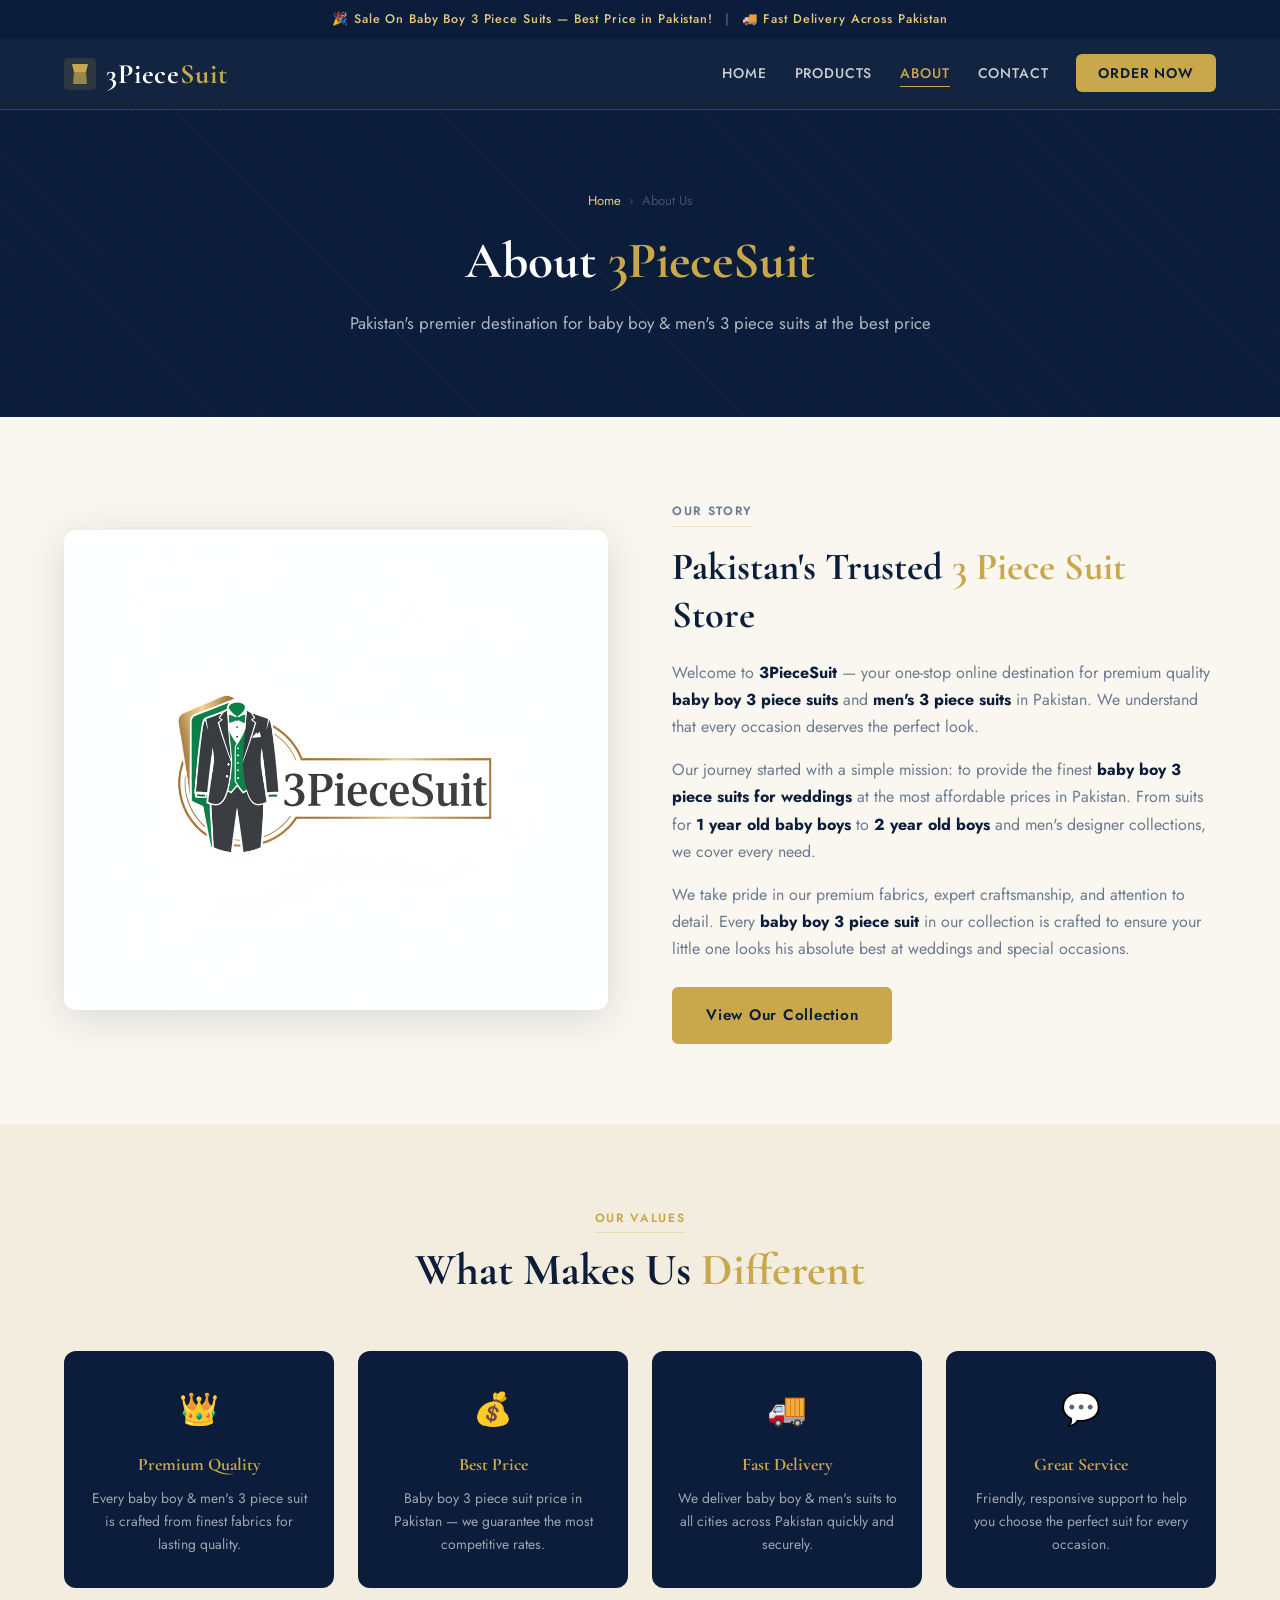
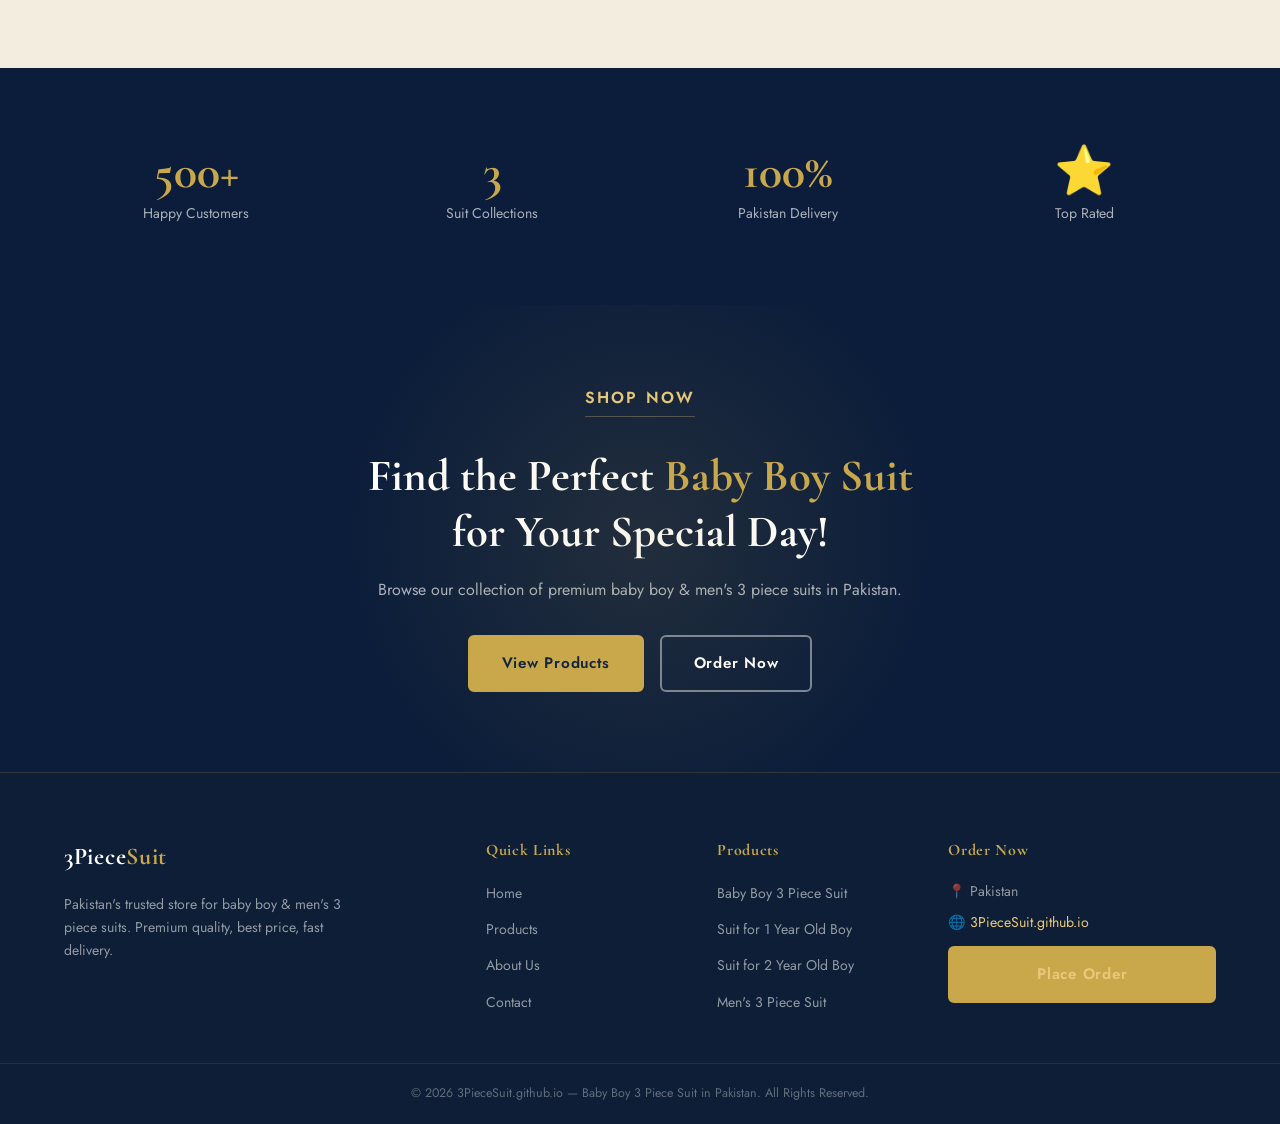
<file: about.html>
<!DOCTYPE html>
<html lang="en" dir="ltr">
<head>
<meta charset="UTF-8">
<meta name="viewport" content="width=device-width,initial-scale=1,viewport-fit=cover">
<title>About 3PieceSuit — Baby Boy & Men's 3 Piece Suits Pakistan</title>
<meta name="description" content="About 3PieceSuit — Pakistan's trusted store for premium baby boy and men's 3 piece suits. Best price, fast delivery, wedding suits for 1yr & 2yr boys.">
<meta name="robots" content="index,follow">
<link rel="canonical" href="https://3PieceSuit.github.io/about.html">
<meta property="og:title" content="About 3PieceSuit — Baby Boy 3 Piece Suits Pakistan">
<meta property="og:description" content="Pakistan's trusted store for premium baby boy and men's 3 piece suits at best price.">
<meta property="og:url" content="https://3PieceSuit.github.io/about.html">
<meta name="geo.region" content="PK">
<link rel="preconnect" href="https://fonts.googleapis.com">
<link rel="preconnect" href="https://fonts.gstatic.com" crossorigin>
<link href="https://fonts.googleapis.com/css2?family=Cormorant+Garamond:ital,wght@0,400;0,600;0,700;1,400&family=Jost:wght@300;400;500;600&display=swap" rel="stylesheet">
<link rel="stylesheet" href="style.css">
<link rel="icon" href="favicon.ico" type="image/x-icon">
<script type="application/ld+json">
{"@context":"https://schema.org","@type":"AboutPage","name":"About 3PieceSuit","url":"https://3PieceSuit.github.io/about.html","breadcrumb":{"@type":"BreadcrumbList","itemListElement":[{"@type":"ListItem","position":1,"name":"Home","item":"https://3PieceSuit.github.io/"},{"@type":"ListItem","position":2,"name":"About","item":"https://3PieceSuit.github.io/about.html"}]}}
</script>
</head>
<body>
<a class="skip-link" href="#main">Skip to main content</a>

<div class="topbar">
  <span>🎉 Sale On Baby Boy 3 Piece Suits — Best Price in Pakistan!</span>
  <span class="sep">|</span>
  <span>🚚 Fast Delivery Across Pakistan</span>
</div>

<header id="header">
  <nav class="nav-container" aria-label="Main navigation">
    <a href="index.html" class="logo" aria-label="3PieceSuit Home">
      <svg width="32" height="32" viewBox="0 0 32 32" fill="none" aria-hidden="true">
        <rect width="32" height="32" rx="4" fill="#c9a84c" opacity=".15"/>
        <path d="M8 6h16l-2 8H10L8 6z" fill="#c9a84c"/>
        <path d="M10 14h12l1 12H9l1-12z" fill="#c9a84c" opacity=".7"/>
        <path d="M14 6l2 4 2-4" stroke="#c9a84c" stroke-width="1.5" fill="none"/>
      </svg>
      <span>3Piece<em>Suit</em></span>
    </a>
    <button class="hamburger" id="hamburger" aria-label="Open menu" aria-expanded="false" aria-controls="nav-menu">
      <span></span><span></span><span></span>
    </button>
    <ul class="nav-links" id="nav-menu" role="list">
      <li><a href="index.html">Home</a></li>
      <li><a href="products.html">Products</a></li>
      <li><a href="about.html" class="active" aria-current="page">About</a></li>
      <li><a href="contact.html">Contact</a></li>
      <li><a href="contact.html" class="nav-btn">Order Now</a></li>
    </ul>
  </nav>
</header>

<main id="main">

  <!-- PAGE HERO -->
  <div class="page-hero" style="background:var(--navy);">
    <div class="page-hero-inner">
      <nav class="breadcrumb" aria-label="Breadcrumb">
        <a href="index.html">Home</a>
        <span aria-hidden="true">›</span>
        <span aria-current="page">About Us</span>
      </nav>
      <h1>About <span class="gold">3PieceSuit</span></h1>
      <p>Pakistan's premier destination for baby boy &amp; men's 3 piece suits at the best price</p>
    </div>
  </div>

  <!-- ABOUT STORY -->
  <section class="section" aria-labelledby="about-title">
    <div class="container about-grid">
      <div class="reveal">
        <img src="img/logo.png"
          alt="3PieceSuit — Premium Baby Boy Wedding Suit Pakistan"
          width="500" height="480" loading="lazy">
      </div>
      <div class="about-text">
        <p class="sub-label">Our Story</p>
        <h2 id="about-title">Pakistan's Trusted <span class="gold">3 Piece Suit</span> Store</h2>
        <p>Welcome to <strong>3PieceSuit</strong> — your one-stop online destination for premium quality <strong>baby boy 3 piece suits</strong> and <strong>men's 3 piece suits</strong> in Pakistan. We understand that every occasion deserves the perfect look.</p>
        <p>Our journey started with a simple mission: to provide the finest <strong>baby boy 3 piece suits for weddings</strong> at the most affordable prices in Pakistan. From suits for <strong>1 year old baby boys</strong> to <strong>2 year old boys</strong> and men's designer collections, we cover every need.</p>
        <p>We take pride in our premium fabrics, expert craftsmanship, and attention to detail. Every <strong>baby boy 3 piece suit</strong> in our collection is crafted to ensure your little one looks his absolute best at weddings and special occasions.</p>
        <a href="products.html" class="btn btn-gold" style="margin-top:8px;">View Our Collection</a>
      </div>
    </div>
  </section>

  <!-- VALUES -->
  <section class="section" style="background:var(--cream);" aria-labelledby="values-title">
    <div class="container">
      <div class="section-head">
        <p class="sub-label">Our Values</p>
        <h2 id="values-title">What Makes Us <span class="gold">Different</span></h2>
      </div>
      <div class="values-grid">
        <div class="value-card reveal">
          <div class="v-icon" aria-hidden="true">👑</div>
          <h3>Premium Quality</h3>
          <p>Every baby boy &amp; men's 3 piece suit is crafted from finest fabrics for lasting quality.</p>
        </div>
        <div class="value-card reveal">
          <div class="v-icon" aria-hidden="true">💰</div>
          <h3>Best Price</h3>
          <p>Baby boy 3 piece suit price in Pakistan — we guarantee the most competitive rates.</p>
        </div>
        <div class="value-card reveal">
          <div class="v-icon" aria-hidden="true">🚚</div>
          <h3>Fast Delivery</h3>
          <p>We deliver baby boy &amp; men's suits to all cities across Pakistan quickly and securely.</p>
        </div>
        <div class="value-card reveal">
          <div class="v-icon" aria-hidden="true">💬</div>
          <h3>Great Service</h3>
          <p>Friendly, responsive support to help you choose the perfect suit for every occasion.</p>
        </div>
      </div>
    </div>
  </section>

  <!-- STATS -->
  <section class="section" style="background:var(--navy);" aria-labelledby="stats-title">
    <div class="container">
      <h2 id="stats-title" style="position:absolute;clip:rect(0 0 0 0);width:1px;height:1px;overflow:hidden;">Our achievements</h2>
      <div style="display:grid;grid-template-columns:repeat(auto-fit,minmax(160px,1fr));gap:32px;text-align:center;">
        <div class="reveal">
          <p style="font-family:var(--font-serif);font-size:3rem;font-weight:700;color:var(--gold);line-height:1;">500+</p>
          <p style="color:rgba(255,255,255,.65);font-size:.88rem;margin-top:6px;">Happy Customers</p>
        </div>
        <div class="reveal">
          <p style="font-family:var(--font-serif);font-size:3rem;font-weight:700;color:var(--gold);line-height:1;">3</p>
          <p style="color:rgba(255,255,255,.65);font-size:.88rem;margin-top:6px;">Suit Collections</p>
        </div>
        <div class="reveal">
          <p style="font-family:var(--font-serif);font-size:3rem;font-weight:700;color:var(--gold);line-height:1;">100%</p>
          <p style="color:rgba(255,255,255,.65);font-size:.88rem;margin-top:6px;">Pakistan Delivery</p>
        </div>
        <div class="reveal">
          <p style="font-family:var(--font-serif);font-size:3rem;font-weight:700;color:var(--gold);line-height:1;">⭐</p>
          <p style="color:rgba(255,255,255,.65);font-size:.88rem;margin-top:6px;">Top Rated</p>
        </div>
      </div>
    </div>
  </section>

  <!-- CTA -->
  <section class="cta-banner" aria-label="Call to action">
    <div class="cta-inner">
      <div class="cta-orb" aria-hidden="true"></div>
      <p class="sub-label light">Shop Now</p>
      <h2>Find the Perfect <span class="gold">Baby Boy Suit</span><br>for Your Special Day!</h2>
      <p>Browse our collection of premium baby boy &amp; men's 3 piece suits in Pakistan.</p>
      <div style="display:flex;gap:16px;justify-content:center;flex-wrap:wrap;">
        <a href="products.html" class="btn btn-gold">View Products</a>
        <a href="contact.html" class="btn btn-outline">Order Now</a>
      </div>
    </div>
  </section>

</main>

<footer class="footer" role="contentinfo">
  <div class="container footer-grid">
    <div class="footer-brand">
      <a href="index.html" class="logo"><span>3Piece<em>Suit</em></span></a>
      <p>Pakistan's trusted store for baby boy &amp; men's 3 piece suits. Premium quality, best price, fast delivery.</p>
    </div>
    <div class="footer-nav">
      <h3>Quick Links</h3>
      <ul>
        <li><a href="index.html">Home</a></li>
        <li><a href="products.html">Products</a></li>
        <li><a href="about.html">About Us</a></li>
        <li><a href="contact.html">Contact</a></li>
      </ul>
    </div>
    <div class="footer-cats">
      <h3>Products</h3>
      <ul>
        <li><a href="products.html#baby">Baby Boy 3 Piece Suit</a></li>
        <li><a href="products.html#p1">Suit for 1 Year Old Boy</a></li>
        <li><a href="products.html#p2">Suit for 2 Year Old Boy</a></li>
        <li><a href="products.html#p3">Men's 3 Piece Suit</a></li>
      </ul>
    </div>
    <div class="footer-contact">
      <h3>Order Now</h3>
      <p>📍 Pakistan</p>
      <p>🌐 <a href="https://3PieceSuit.github.io">3PieceSuit.github.io</a></p>
      <a href="contact.html" class="btn btn-gold btn-sm-full">Place Order</a>
    </div>
  </div>
  <div class="footer-bottom">
    <p>© <span id="yr"></span> 3PieceSuit.github.io — Baby Boy 3 Piece Suit in Pakistan. All Rights Reserved.</p>
  </div>
</footer>

<button id="btt" aria-label="Back to top" title="Back to top">↑</button>
<script src="script.js" defer></script>
</body>
</html>
</file>
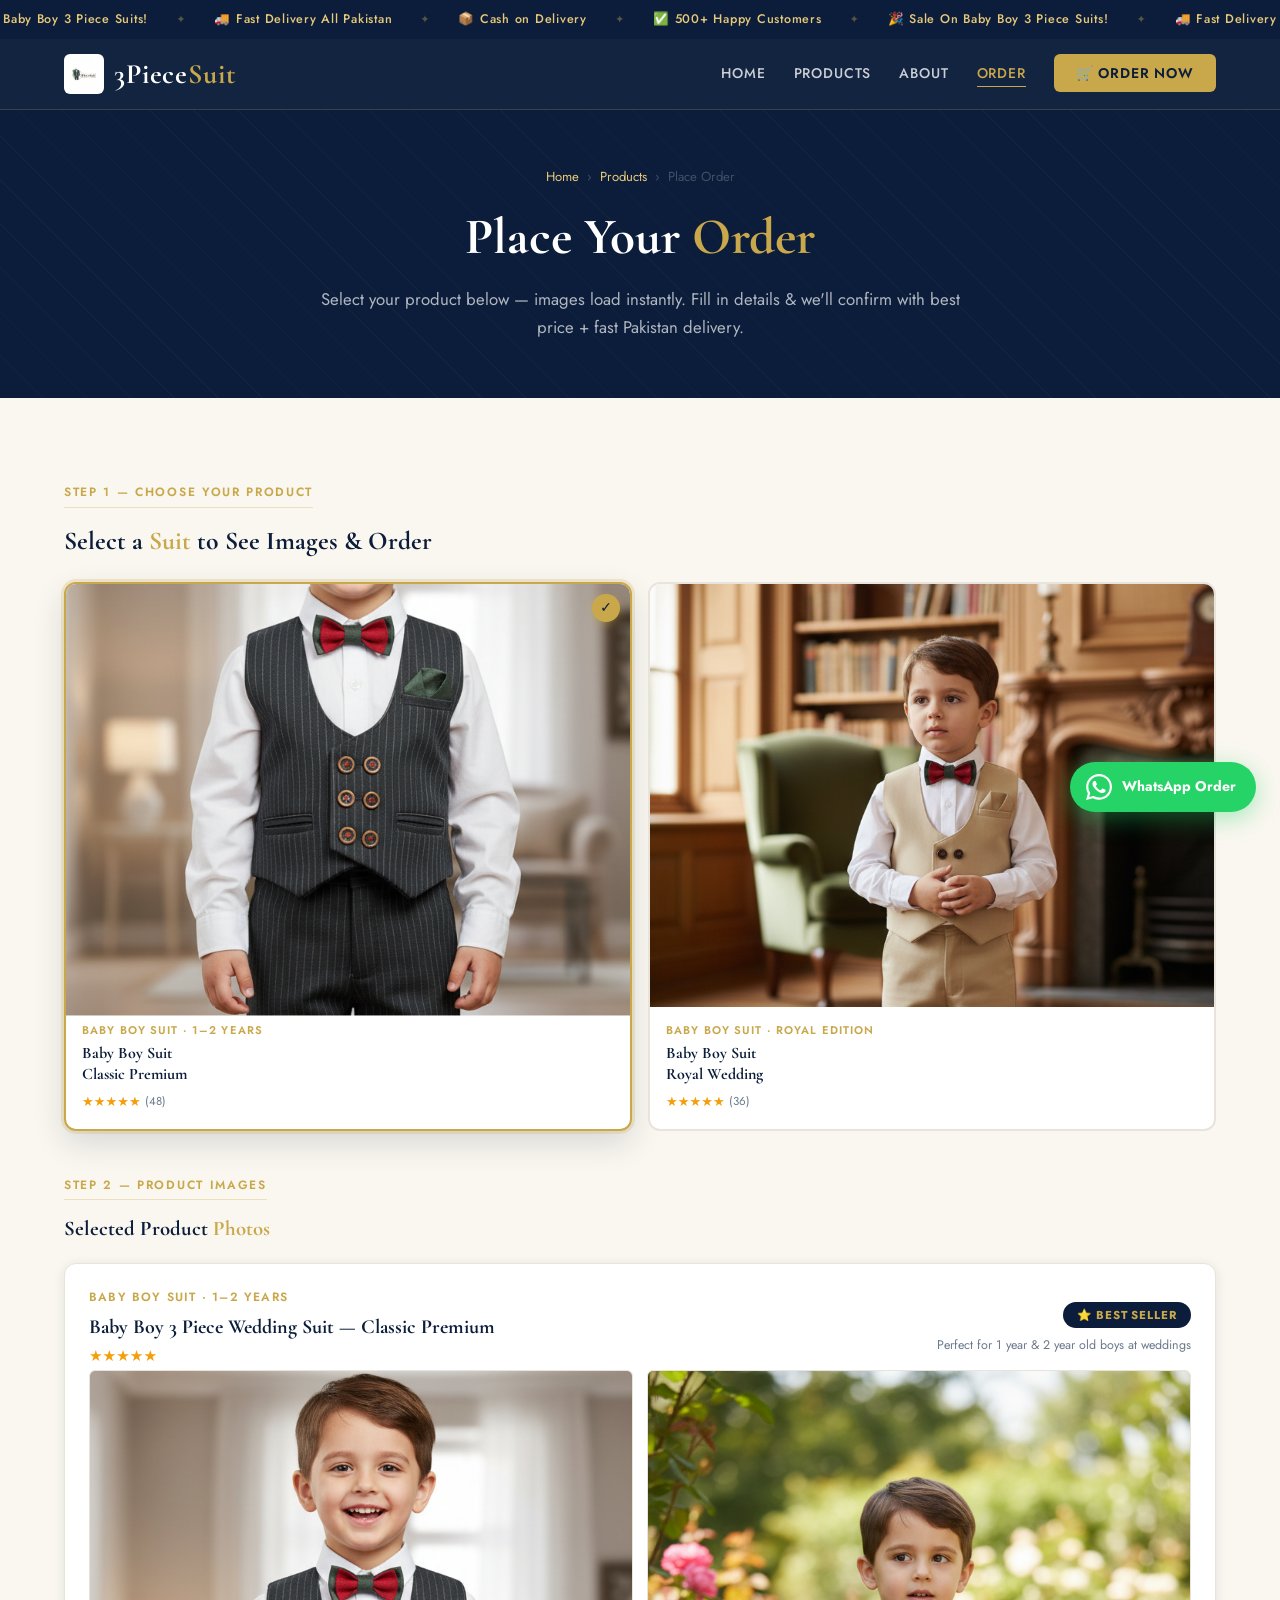
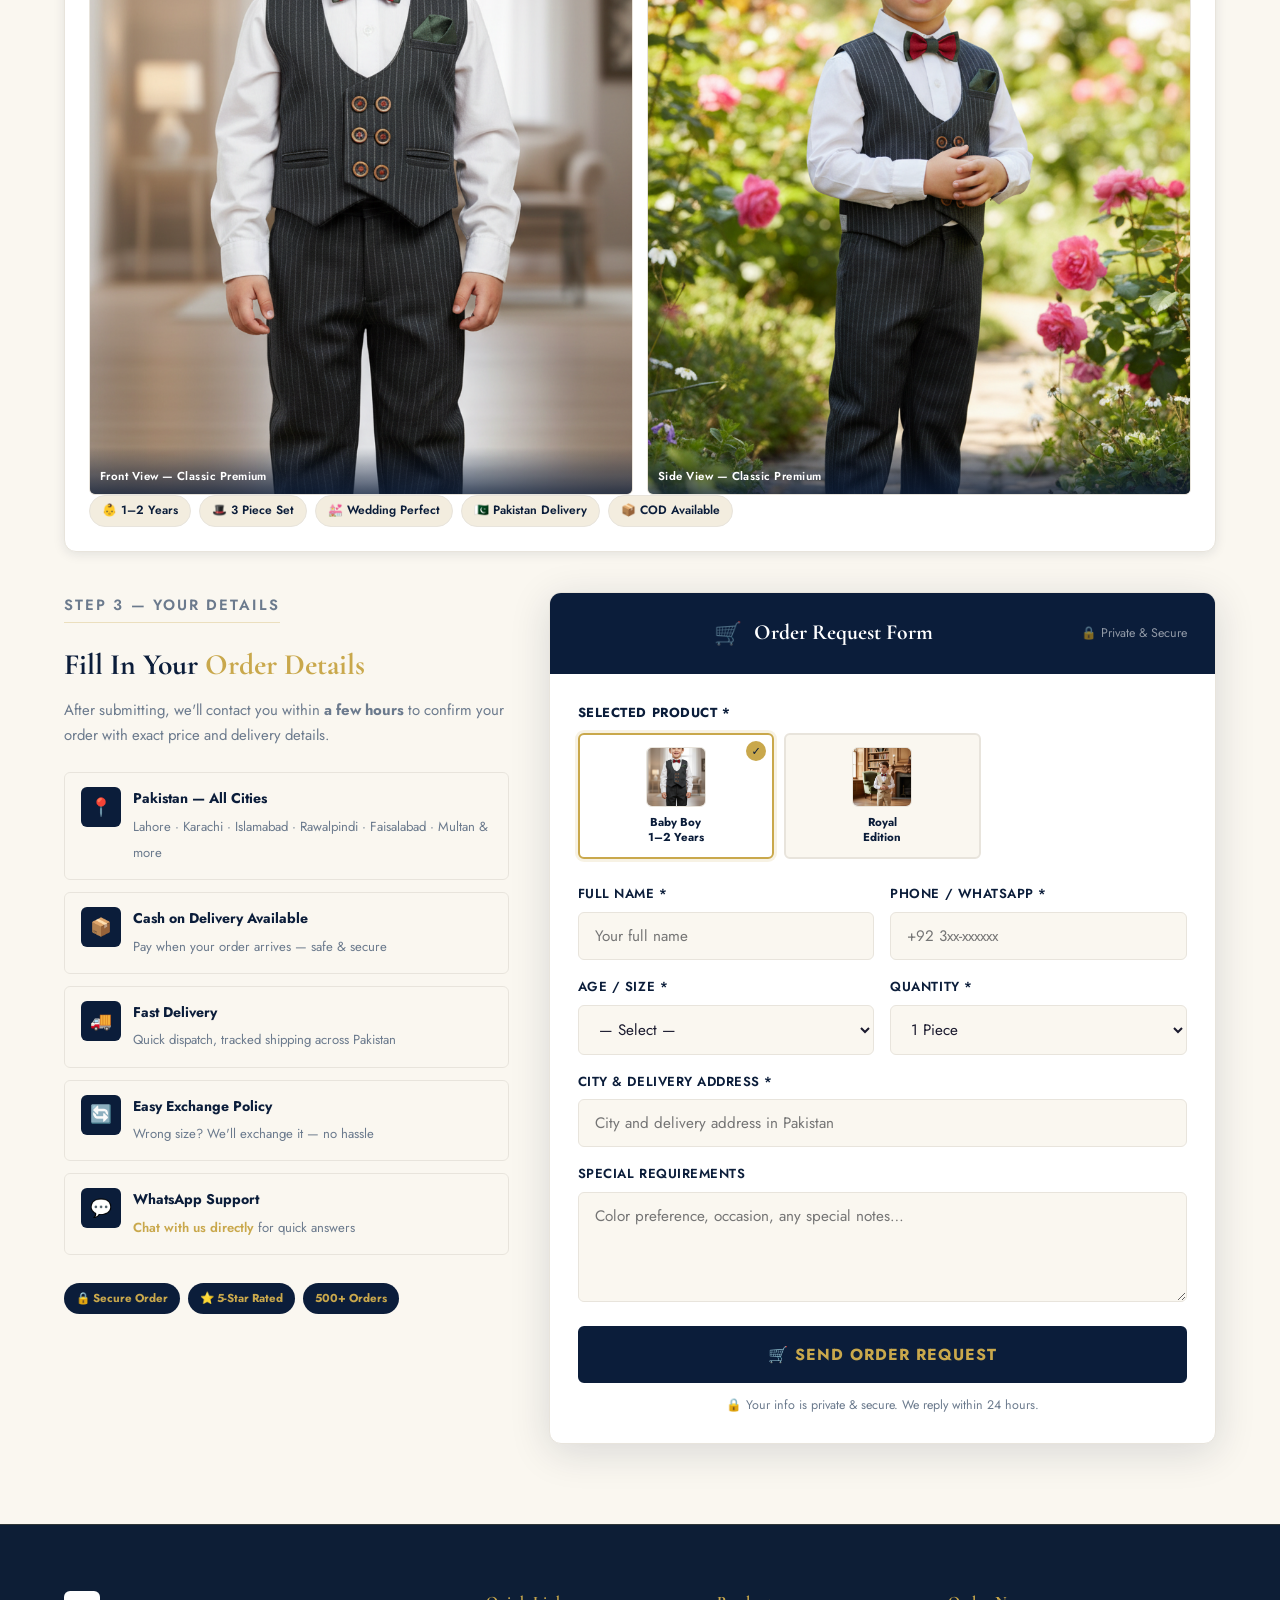
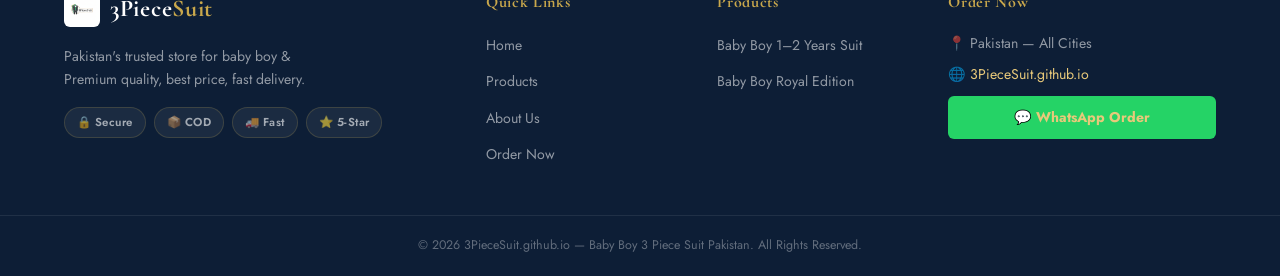
<file: contact.html>
<!DOCTYPE html>
<html lang="en" dir="ltr">
<head>
<meta charset="UTF-8">
<meta name="viewport" content="width=device-width,initial-scale=1,viewport-fit=cover">
<title>Order Baby Boy 3 Piece Suit Pakistan | 3PieceSuit</title>
<meta name="description" content="Order baby boy 3 piece suit in Pakistan. Select your product, view images, and place your order. Best price, fast delivery all Pakistan.">
<meta name="keywords" content="order baby boy 3 piece suit pakistan, buy baby boy suit online, 3 piece suit price pakistan">
<meta name="robots" content="index,follow">
<link rel="canonical" href="https://3PieceSuit.github.io/contact.html">
<meta property="og:title" content="Order Baby Boy 3 Piece Suit — 3PieceSuit Pakistan">
<meta property="og:url" content="https://3PieceSuit.github.io/contact.html">
<meta name="geo.region" content="PK">
<link rel="icon" href="icon.png" type="image/png">
<link rel="preconnect" href="https://fonts.googleapis.com">
<link rel="preconnect" href="https://fonts.gstatic.com" crossorigin>
<link href="https://fonts.googleapis.com/css2?family=Cormorant+Garamond:ital,wght@0,400;0,600;0,700;1,400&family=Jost:wght@300;400;500;600&display=swap" rel="stylesheet">
<link rel="stylesheet" href="style.css">
<link rel="stylesheet" href="extra.css">

<style>
/* ══════════════════════════════════════════════════════
   ORDER PAGE — Product Selector + Live Image Preview
   ══════════════════════════════════════════════════════ */

/* Page wrapper */
.order-page { background: var(--ivory); min-height: 100vh; }

/* ── PRODUCT CARDS (top selector) ────────────────────── */
.prod-selector {
  display: grid;
  grid-template-columns: repeat(auto-fit, minmax(220px, 1fr));
  gap: 16px;
  margin-bottom: 36px;
}

.ps-card {
  border: 2px solid var(--light);
  border-radius: var(--radius2);
  cursor: pointer;
  overflow: hidden;
  background: var(--white);
  transition: all var(--t);
  position: relative;
  outline: none;
}
.ps-card:hover {
  border-color: var(--gold);
  transform: translateY(-4px);
  box-shadow: 0 12px 32px rgba(11,29,58,.12);
}
.ps-card.selected {
  border-color: var(--gold);
  box-shadow: 0 0 0 3px rgba(201,168,76,.22), 0 12px 32px rgba(11,29,58,.14);
}
.ps-card .ps-thumb {
  width: 100%;
  aspect-ratio: 4/3;
  object-fit: cover;
  display: block;
  transition: transform .5s ease;
}
.ps-card:hover .ps-thumb,
.ps-card.selected .ps-thumb { transform: scale(1.04); }
.ps-card-body { padding: 14px 16px 16px; }
.ps-card-cat {
  font-size: .7rem;
  letter-spacing: .1em;
  text-transform: uppercase;
  color: var(--gold);
  font-weight: 600;
  margin-bottom: 4px;
}
.ps-card-name {
  font-family: var(--font-serif);
  font-size: 1rem;
  font-weight: 700;
  color: var(--navy);
  line-height: 1.3;
  margin-bottom: 6px;
}
.ps-card-stars {
  font-size: .82rem;
  color: #f59e0b;
  display: flex;
  align-items: center;
  gap: 4px;
}
.ps-card-stars span { color: var(--muted); font-size: .72rem; }

/* Selected tick */
.ps-check {
  position: absolute;
  top: 10px; right: 10px;
  width: 28px; height: 28px;
  background: var(--gold);
  border-radius: 50%;
  display: flex; align-items:center; justify-content:center;
  opacity: 0;
  transition: opacity var(--t), transform var(--t);
  transform: scale(.6);
  z-index: 2;
  color: var(--navy);
  font-size: .9rem;
  font-weight: 900;
  box-shadow: 0 2px 8px rgba(201,168,76,.4);
}
.ps-card.selected .ps-check { opacity:1; transform:scale(1); }

/* ── IMAGE PREVIEW PANEL ──────────────────────────────── */
.img-preview-panel {
  background: var(--white);
  border: 1px solid var(--light);
  border-radius: var(--radius2);
  padding: 24px;
  margin-bottom: 32px;
  box-shadow: var(--shadow2);
  transition: all var(--t);
  min-height: 240px;
  display: flex;
  flex-direction: column;
  gap: 16px;
}
.img-preview-panel.empty {
  display: flex;
  align-items: center;
  justify-content: center;
  border: 2px dashed var(--light);
  background: var(--ivory);
  box-shadow: none;
}
.img-preview-hint {
  text-align: center;
  color: var(--muted);
  font-size: .9rem;
}
.img-preview-hint span { font-size: 2.4rem; display: block; margin-bottom: 10px; }

/* Preview header */
.preview-header {
  display: flex;
  align-items: center;
  justify-content: space-between;
  gap: 12px;
  flex-wrap: wrap;
}
.preview-product-name {
  font-family: var(--font-serif);
  font-size: 1.25rem;
  font-weight: 700;
  color: var(--navy);
}
.preview-badge {
  background: var(--navy);
  color: var(--gold);
  font-size: .72rem;
  font-weight: 700;
  letter-spacing: .08em;
  text-transform: uppercase;
  padding: 5px 14px;
  border-radius: 20px;
}
.preview-stars {
  color: #f59e0b;
  font-size: .95rem;
}

/* Image grid */
.preview-imgs {
  display: grid;
  grid-template-columns: 1fr 1fr;
  gap: 14px;
}
.preview-img-wrap {
  position: relative;
  border-radius: var(--radius);
  overflow: hidden;
  cursor: zoom-in;
  background: var(--cream);
  aspect-ratio: 3/4;
  border: 1px solid var(--light);
}
.preview-img-wrap img {
  width: 100%; height: 100%;
  object-fit: cover;
  transition: transform .5s ease;
  display: block;
}
.preview-img-wrap:hover img { transform: scale(1.06); }
.preview-img-label {
  position: absolute;
  bottom: 0; left: 0; right: 0;
  background: linear-gradient(transparent, rgba(11,29,58,.75));
  color: var(--white);
  font-size: .72rem;
  font-weight: 600;
  padding: 20px 10px 8px;
  letter-spacing: .04em;
}
.preview-zoom-icon {
  position: absolute;
  top: 8px; right: 8px;
  background: rgba(255,255,255,.85);
  color: var(--navy);
  width: 28px; height: 28px;
  border-radius: 50%;
  display: flex; align-items:center; justify-content:center;
  font-size: .8rem;
  opacity: 0;
  transition: opacity var(--t);
  pointer-events: none;
}
.preview-img-wrap:hover .preview-zoom-icon { opacity: 1; }

/* Features list */
.preview-features {
  display: flex;
  flex-wrap: wrap;
  gap: 8px;
}
.pf-tag {
  background: var(--cream);
  border: 1px solid var(--light);
  color: var(--navy);
  font-size: .75rem;
  font-weight: 600;
  padding: 5px 12px;
  border-radius: 20px;
  display: flex;
  align-items: center;
  gap: 5px;
}

/* ── MAIN ORDER LAYOUT ────────────────────────────────── */
.order-layout {
  display: grid;
  grid-template-columns: 1fr 1.5fr;
  gap: 40px;
  align-items: start;
}

/* Info sidebar */
.order-info { position: sticky; top: 90px; }
.order-info h2 {
  font-family: var(--font-serif);
  font-size: 1.85rem;
  font-weight: 700;
  color: var(--navy);
  line-height: 1.25;
  margin-bottom: 14px;
}
.order-info > p {
  color: var(--muted);
  font-size: .93rem;
  line-height: 1.7;
  margin-bottom: 24px;
}
.o-info-list {
  display: flex;
  flex-direction: column;
  gap: 12px;
  margin-bottom: 28px;
}
.o-info-item {
  display: flex;
  align-items: flex-start;
  gap: 12px;
  background: var(--ivory);
  border: 1px solid var(--light);
  border-radius: var(--radius);
  padding: 14px 16px;
  transition: all var(--t);
}
.o-info-item:hover {
  border-color: rgba(201,168,76,.4);
  background: var(--cream);
}
.o-info-icon {
  width: 40px; height: 40px;
  background: var(--navy);
  border-radius: var(--radius);
  display: flex; align-items:center; justify-content:center;
  font-size: 1.1rem;
  flex-shrink: 0;
}
.o-info-text strong {
  display: block;
  font-size: .88rem;
  font-weight: 700;
  color: var(--navy);
  margin-bottom: 2px;
}
.o-info-text span {
  font-size: .82rem;
  color: var(--muted);
  line-height: 1.4;
}

/* ── ORDER FORM PANEL ─────────────────────────────────── */
.order-panel {
  background: var(--white);
  border-radius: var(--radius2);
  border: 1px solid var(--light);
  box-shadow: var(--shadow);
  overflow: hidden;
}
.order-panel-head {
  background: var(--navy);
  padding: 22px 28px;
  display: flex;
  align-items: center;
  gap: 12px;
}
.order-panel-head h2 {
  font-family: var(--font-serif);
  font-size: 1.35rem;
  font-weight: 700;
  color: var(--white);
  margin: 0;
}
.order-panel-head span {
  font-size: .78rem;
  color: rgba(255,255,255,.55);
  margin-left: auto;
  white-space: nowrap;
}
.order-panel-body { padding: 28px; }

/* Step indicator */
.order-steps {
  display: flex;
  gap: 0;
  margin-bottom: 32px;
  background: var(--ivory);
  border-radius: var(--radius);
  overflow: hidden;
  border: 1px solid var(--light);
}
.o-step {
  flex: 1;
  text-align: center;
  padding: 10px 8px;
  font-size: .75rem;
  font-weight: 600;
  color: var(--muted);
  letter-spacing: .04em;
  text-transform: uppercase;
  position: relative;
  border-right: 1px solid var(--light);
  transition: all var(--t);
}
.o-step:last-child { border-right: none; }
.o-step.active {
  background: var(--navy);
  color: var(--gold);
}
.o-step.done {
  background: #dcfce7;
  color: #16a34a;
}
.o-step .step-num {
  display: inline-flex;
  align-items: center;
  justify-content: center;
  width: 20px; height: 20px;
  border-radius: 50%;
  background: currentColor;
  color: var(--white);
  font-size: .65rem;
  margin-bottom: 3px;
  opacity: .8;
}
.o-step.done .step-num::before { content: "✓"; }

/* Highlighted product selection inside form */
.form-prod-select {
  display: grid;
  grid-template-columns: 1fr 1fr 1fr;
  gap: 10px;
  margin-bottom: 20px;
}
.fps-option {
  border: 2px solid var(--light);
  border-radius: var(--radius);
  padding: 12px 10px;
  cursor: pointer;
  text-align: center;
  transition: all var(--t);
  background: var(--ivory);
  position: relative;
  overflow: hidden;
}
.fps-option:hover { border-color: var(--gold); background: var(--cream); }
.fps-option.active {
  border-color: var(--gold);
  background: var(--white);
  box-shadow: 0 0 0 3px rgba(201,168,76,.15);
}
.fps-option input[type="radio"] {
  position: absolute; opacity:0; pointer-events:none;
}
.fps-thumb {
  width: 60px; height: 60px;
  object-fit: cover;
  border-radius: 6px;
  margin: 0 auto 8px;
  display: block;
  border: 1px solid var(--light);
}
.fps-label {
  font-size: .72rem;
  font-weight: 700;
  color: var(--navy);
  line-height: 1.3;
  display: block;
}
.fps-check {
  position: absolute;
  top: 6px; right: 6px;
  width: 20px; height: 20px;
  background: var(--gold);
  border-radius: 50%;
  display: flex; align-items:center; justify-content:center;
  font-size: .7rem;
  font-weight: 900;
  color: var(--navy);
  opacity: 0;
  transition: all var(--t);
  transform: scale(.5);
}
.fps-option.active .fps-check { opacity:1; transform:scale(1); }

/* ── LIGHTBOX ─────────────────────────────────────────── */
.lb-overlay {
  position: fixed; inset: 0;
  background: rgba(0,0,0,.9);
  z-index: 9999;
  display: flex; align-items:center; justify-content:center;
  padding: 20px;
  cursor: zoom-out;
  animation: lb-in .2s ease;
  flex-direction: column;
  gap: 16px;
}
@keyframes lb-in { from{opacity:0;transform:scale(.95)} to{opacity:1;transform:scale(1)} }
.lb-overlay img {
  max-width: 90vw; max-height: 82vh;
  object-fit: contain;
  border-radius: 8px;
  box-shadow: 0 24px 80px rgba(0,0,0,.6);
  cursor: default;
}
.lb-caption {
  color: rgba(255,255,255,.75);
  font-size: .9rem;
  text-align: center;
}
.lb-close {
  position: absolute; top: 16px; right: 20px;
  background: rgba(255,255,255,.12); border: none;
  color: var(--white); font-size: 1.6rem;
  width: 44px; height: 44px; border-radius: 50%;
  cursor: pointer; transition: background .2s;
  display: flex; align-items:center; justify-content:center;
}
.lb-close:hover { background: rgba(255,255,255,.25); }

/* ── RESPONSIVE ───────────────────────────────────────── */
@media (max-width: 1024px) {
  .order-layout { grid-template-columns: 1fr; }
  .order-info { position: static; }
}
@media (max-width: 640px) {
  .prod-selector { grid-template-columns: repeat(3, 1fr); }
  .preview-imgs { grid-template-columns: 1fr 1fr; }
  .order-panel-body { padding: 20px 16px; }
  .form-prod-select { grid-template-columns: 1fr 1fr 1fr; }
  .fps-thumb { width: 48px; height: 48px; }
}
@media (max-width: 440px) {
  .prod-selector { grid-template-columns: 1fr 1fr; }
}
</style>
</head>

<body class="order-page">
<a class="skip-link" href="#main">Skip to main content</a>

<!-- WHATSAPP FLOAT -->
<a href="https://wa.me/923104515679?text=Hi%20I%20want%20to%20order%20a%20Baby%20Boy%203%20Piece%20Suit"
   class="whatsapp-float" target="_blank" rel="noopener" aria-label="Order on WhatsApp">
  <svg viewBox="0 0 24 24" fill="currentColor" width="26" height="26" aria-hidden="true"><path d="M17.472 14.382c-.297-.149-1.758-.867-2.03-.967-.273-.099-.471-.148-.67.15-.197.297-.767.966-.94 1.164-.173.199-.347.223-.644.075-.297-.15-1.255-.463-2.39-1.475-.883-.788-1.48-1.761-1.653-2.059-.173-.297-.018-.458.13-.606.134-.133.298-.347.446-.52.149-.174.198-.298.298-.497.099-.198.05-.371-.025-.52-.075-.149-.669-1.612-.916-2.207-.242-.579-.487-.5-.669-.51-.173-.008-.371-.01-.57-.01-.198 0-.52.074-.792.372-.272.297-1.04 1.016-1.04 2.479 0 1.462 1.065 2.875 1.213 3.074.149.198 2.096 3.2 5.077 4.487.709.306 1.262.489 1.694.625.712.227 1.36.195 1.871.118.571-.085 1.758-.719 2.006-1.413.248-.694.248-1.289.173-1.413-.074-.124-.272-.198-.57-.347m-5.421 7.403h-.004a9.87 9.87 0 01-5.031-1.378l-.361-.214-3.741.982.998-3.648-.235-.374a9.86 9.86 0 01-1.51-5.26c.001-5.45 4.436-9.884 9.888-9.884 2.64 0 5.122 1.03 6.988 2.898a9.825 9.825 0 012.893 6.994c-.003 5.45-4.437 9.884-9.885 9.884m8.413-18.297A11.815 11.815 0 0012.05 0C5.495 0 .16 5.335.157 11.892c0 2.096.547 4.142 1.588 5.945L.057 24l6.305-1.654a11.882 11.882 0 005.683 1.448h.005c6.554 0 11.89-5.335 11.893-11.893a11.821 11.821 0 00-3.48-8.413Z"/></svg>
  <span>WhatsApp Order</span>
</a>

<!-- TOPBAR -->
<div class="topbar">
  <div class="topbar-scroll">
    <span>🎉 Sale On Baby Boy 3 Piece Suits!</span><span class="sep">✦</span>
    <span>🚚 Fast Delivery All Pakistan</span><span class="sep">✦</span>
    <span>📦 Cash on Delivery</span><span class="sep">✦</span>
    <span>✅ 500+ Happy Customers</span><span class="sep">✦</span>
    <span>🎉 Sale On Baby Boy 3 Piece Suits!</span><span class="sep">✦</span>
    <span>🚚 Fast Delivery All Pakistan</span>
  </div>
</div>

<!-- HEADER -->
<header id="header">
  <nav class="nav-container" aria-label="Main navigation">
    <a href="index.html" class="logo" aria-label="3PieceSuit Home">
      <img src="logo.png" alt="3PieceSuit" width="40" height="40" class="logo-img" onerror="this.style.display='none'">
      <span>3Piece<em>Suit</em></span>
    </a>
    <button class="hamburger" id="hamburger" aria-label="Open menu" aria-expanded="false" aria-controls="nav-menu">
      <span></span><span></span><span></span>
    </button>
    <ul class="nav-links" id="nav-menu" role="list">
      <li><a href="index.html">Home</a></li>
      <li><a href="products.html">Products</a></li>
      <li><a href="about.html">About</a></li>
      <li><a href="contact.html" class="active" aria-current="page">Order</a></li>
      <li><a href="contact.html" class="nav-btn">🛒 Order Now</a></li>
    </ul>
  </nav>
</header>

<main id="main">

  <!-- PAGE HERO -->
  <div class="page-hero" style="background:var(--navy);padding:56px 24px;">
    <div class="page-hero-inner">
      <nav class="breadcrumb" aria-label="Breadcrumb">
        <a href="index.html">Home</a><span aria-hidden="true">›</span>
        <a href="products.html">Products</a><span aria-hidden="true">›</span>
        <span aria-current="page">Place Order</span>
      </nav>
      <h1>Place Your <span class="gold">Order</span></h1>
      <p>Select your product below — images load instantly. Fill in details &amp; we'll confirm with best price + fast Pakistan delivery.</p>
    </div>
  </div>

  <section class="section" aria-labelledby="order-title">
    <div class="container">

      <!-- ── STEP 1: SELECT PRODUCT (card grid) ─────────── -->
      <div style="margin-bottom:40px;">
        <p class="sub-label" style="margin-bottom:12px;">Step 1 — Choose Your Product</p>
        <h2 id="order-title" style="font-family:var(--font-serif);font-size:1.6rem;font-weight:700;color:var(--navy);margin-bottom:20px;">Select a <span class="gold">Suit</span> to See Images &amp; Order</h2>

        <!-- Product Selector Cards -->
        <div class="prod-selector" role="radiogroup" aria-label="Select product" id="prodSelectorCards">

          <!-- Card 1 -->
          <div class="ps-card reveal" data-product="P1" data-value="P1"
               tabindex="0" role="radio" aria-checked="false"
               aria-label="Baby Boy Suit · 1–2 Years — Classic Premium">
            <span class="ps-check" aria-hidden="true">✓</span>
            <img class="ps-thumb" src="P11img.png" alt="Baby Boy 3 Piece Suit 1–2 Years Pakistan" width="220" height="165" loading="lazy">
            <div class="ps-card-body">
              <p class="ps-card-cat">Baby Boy Suit · 1–2 Years</p>
              <p class="ps-card-name">Baby Boy Suit<br>Classic Premium</p>
              <div class="ps-card-stars">★★★★★ <span>(48)</span></div>
            </div>
          </div>

          <!-- Card 2 -->
          <div class="ps-card reveal" data-product="P2" data-value="P2"
               tabindex="0" role="radio" aria-checked="false"
               aria-label="Baby Boy Suit · Royal Edition">
            <span class="ps-check" aria-hidden="true">✓</span>
            <img class="ps-thumb" src="P21img.png" alt="Baby Boy 3 Piece Suit Royal Edition Pakistan" width="220" height="165" loading="lazy">
            <div class="ps-card-body">
              <p class="ps-card-cat">Baby Boy Suit · Royal Edition</p>
              <p class="ps-card-name">Baby Boy Suit<br>Royal Wedding</p>
              <div class="ps-card-stars">★★★★★ <span>(36)</span></div>
            </div>
          </div>

        </div><!-- /prod-selector -->
      </div>

      <!-- ── STEP 2: IMAGE PREVIEW ───────────────────────── -->
      <div style="margin-bottom:40px;">
        <p class="sub-label" style="margin-bottom:12px;">Step 2 — Product Images</p>
        <h3 style="font-family:var(--font-serif);font-size:1.3rem;font-weight:700;color:var(--navy);margin-bottom:16px;">Selected Product <span class="gold">Photos</span></h3>

        <div class="img-preview-panel empty" id="imgPreviewPanel" aria-live="polite" aria-label="Product image preview">
          <div class="img-preview-hint" id="previewHint">
            <span aria-hidden="true">👆</span>
            Select a product above to see its photos
          </div>

          <!-- Filled preview (hidden by default) -->
          <div id="previewContent" style="display:none;width:100%;">
            <div class="preview-header">
              <div>
                <p id="previewCat" style="font-size:.75rem;letter-spacing:.1em;text-transform:uppercase;color:var(--gold);font-weight:600;margin-bottom:4px;"></p>
                <p class="preview-product-name" id="previewName"></p>
                <div class="preview-stars" aria-label="5 stars">★★★★★</div>
              </div>
              <div style="text-align:right;">
                <span class="preview-badge" id="previewBadge"></span>
                <p style="font-size:.78rem;color:var(--muted);margin-top:8px;" id="previewDesc"></p>
              </div>
            </div>
            <div class="preview-imgs" id="previewImgs">
              <!-- Images injected by JS -->
            </div>
            <div class="preview-features" id="previewFeatures">
              <!-- Tags injected by JS -->
            </div>
          </div>
        </div>
      </div>

      <!-- ── STEP 3: ORDER FORM ──────────────────────────── -->
      <div class="order-layout">

        <!-- Sidebar Info -->
        <aside class="order-info" aria-label="Order information">
          <p class="sub-label">Step 3 — Your Details</p>
          <h2>Fill In Your <span class="gold">Order Details</span></h2>
          <p>After submitting, we'll contact you within <strong>a few hours</strong> to confirm your order with exact price and delivery details.</p>

          <div class="o-info-list">
            <div class="o-info-item">
              <div class="o-info-icon" aria-hidden="true">📍</div>
              <div class="o-info-text">
                <strong>Pakistan — All Cities</strong>
                <span>Lahore · Karachi · Islamabad · Rawalpindi · Faisalabad · Multan &amp; more</span>
              </div>
            </div>
            <div class="o-info-item">
              <div class="o-info-icon" aria-hidden="true">📦</div>
              <div class="o-info-text">
                <strong>Cash on Delivery Available</strong>
                <span>Pay when your order arrives — safe &amp; secure</span>
              </div>
            </div>
            <div class="o-info-item">
              <div class="o-info-icon" aria-hidden="true">🚚</div>
              <div class="o-info-text">
                <strong>Fast Delivery</strong>
                <span>Quick dispatch, tracked shipping across Pakistan</span>
              </div>
            </div>
            <div class="o-info-item">
              <div class="o-info-icon" aria-hidden="true">🔄</div>
              <div class="o-info-text">
                <strong>Easy Exchange Policy</strong>
                <span>Wrong size? We'll exchange it — no hassle</span>
              </div>
            </div>
            <div class="o-info-item">
              <div class="o-info-icon" aria-hidden="true">💬</div>
              <div class="o-info-text">
                <strong>WhatsApp Support</strong>
                <span><a href="https://wa.me/923104515679" target="_blank" rel="noopener" style="color:var(--gold);font-weight:600;">Chat with us directly</a> for quick answers</span>
              </div>
            </div>
          </div>

          <!-- Trust mini badges -->
          <div style="display:flex;flex-wrap:wrap;gap:8px;">
            <span style="background:var(--navy);color:var(--gold);font-size:.72rem;font-weight:700;padding:6px 12px;border-radius:20px;">🔒 Secure Order</span>
            <span style="background:var(--navy);color:var(--gold);font-size:.72rem;font-weight:700;padding:6px 12px;border-radius:20px;">⭐ 5-Star Rated</span>
            <span style="background:var(--navy);color:var(--gold);font-size:.72rem;font-weight:700;padding:6px 12px;border-radius:20px;">500+ Orders</span>
          </div>
        </aside>

        <!-- ORDER FORM PANEL -->
        <div class="order-panel" role="main" aria-label="Order form">
          <div class="order-panel-head">
            <span style="font-size:1.4rem;" aria-hidden="true">🛒</span>
            <h2>Order Request Form</h2>
            <span>🔒 Private &amp; Secure</span>
          </div>

          <div class="order-panel-body">

            <!-- Mini product selector inside form -->
            <div style="margin-bottom:24px;">
              <label style="font-size:.82rem;font-weight:700;color:var(--navy);letter-spacing:.04em;text-transform:uppercase;display:block;margin-bottom:10px;">Selected Product *</label>
              <div class="form-prod-select" role="radiogroup" aria-label="Product choice" id="formProdSelect">

                <label class="fps-option" for="fpsP1">
                  <input type="radio" name="product_choice" id="fpsP1" value="Baby Boy Suit · 1–2 Years (Classic Premium)" data-product="P1">
                  <span class="fps-check" aria-hidden="true">✓</span>
                  <img class="fps-thumb" src="P11img.png" alt="Baby Boy Classic Suit" width="60" height="60">
                  <span class="fps-label">Baby Boy<br>1–2 Years</span>
                </label>

                <label class="fps-option" for="fpsP2">
                  <input type="radio" name="product_choice" id="fpsP2" value="Baby Boy Suit · Royal Edition" data-product="P2">
                  <span class="fps-check" aria-hidden="true">✓</span>
                  <img class="fps-thumb" src="P21img.png" alt="Baby Boy Royal Suit" width="60" height="60">
                  <span class="fps-label">Royal<br>Edition</span>
                </label>

              </div>
            </div>

            <form id="orderForm" novalidate aria-label="Order request">
              <!-- hidden anti-spam -->
              <div style="display:none;" aria-hidden="true"><input type="text" name="_honey" tabindex="-1" autocomplete="off"></div>
              <!-- Hidden product field (synced by JS) -->
              <input type="hidden" name="product" id="hiddenProduct" value="">

              <div class="form-row">
                <div class="form-group">
                  <label for="fname">Full Name *</label>
                  <input type="text" id="fname" name="name" placeholder="Your full name" required autocomplete="name" aria-required="true">
                </div>
                <div class="form-group">
                  <label for="fphone">Phone / WhatsApp *</label>
                  <input type="tel" id="fphone" name="phone" placeholder="+92 3xx-xxxxxx" required autocomplete="tel" aria-required="true">
                </div>
              </div>

              <div class="form-row">
                <div class="form-group">
                  <label for="fage">Age / Size *</label>
                  <select id="fage" name="size_age" required aria-required="true">
                    <option value="" disabled selected>— Select —</option>
                    <option value="6-12 months">6–12 Months (Baby)</option>
                    <option value="1 year">1 Year Old Boy</option>
                    <option value="2 years">2 Year Old Boy</option>
                    <option value="3 years">3 Year Old Boy</option>
                    <option value="custom">Custom Size</option>
                  </select>
                </div>
                <div class="form-group">
                  <label for="fqty">Quantity *</label>
                  <select id="fqty" name="quantity" required aria-required="true">
                    <option value="1">1 Piece</option>
                    <option value="2">2 Pieces</option>
                    <option value="3">3 Pieces</option>
                    <option value="4">4 Pieces</option>
                    <option value="5+">5+ (Bulk Order)</option>
                  </select>
                </div>
              </div>

              <div class="form-group">
                <label for="fcity">City &amp; Delivery Address *</label>
                <input type="text" id="fcity" name="city_address" placeholder="City and delivery address in Pakistan" required aria-required="true">
              </div>

              <div class="form-group">
                <label for="fmsg">Special Requirements</label>
                <textarea id="fmsg" name="message" placeholder="Color preference, occasion, any special notes…" rows="3"></textarea>
              </div>

              <button type="submit" class="form-submit" id="submitBtn">
                🛒 Send Order Request
              </button>
              <div id="formMsg" class="form-msg" role="alert" aria-live="polite"></div>
              <p class="form-note">🔒 Your info is private &amp; secure. We reply within 24 hours.</p>
            </form>
          </div>
        </div>

      </div><!-- /order-layout -->

    </div><!-- /container -->
  </section>

</main>

<!-- FOOTER -->
<footer class="footer" role="contentinfo">
  <div class="container footer-grid">
    <div class="footer-brand">
      <a href="index.html" class="logo">
        <img src="logo.png" alt="3PieceSuit" width="36" height="36" class="logo-img" onerror="this.style.display='none'">
        <span>3Piece<em>Suit</em></span>
      </a>
      <p>Pakistan's trusted store for baby boy &amp; Premium quality, best price, fast delivery.</p>
      <div class="footer-trust"><span>🔒 Secure</span><span>📦 COD</span><span>🚚 Fast</span><span>⭐ 5-Star</span></div>
    </div>
    <div class="footer-nav">
      <h3>Quick Links</h3>
      <ul>
        <li><a href="index.html">Home</a></li>
        <li><a href="products.html">Products</a></li>
        <li><a href="about.html">About Us</a></li>
        <li><a href="contact.html">Order Now</a></li>
      </ul>
    </div>
    <div class="footer-cats">
      <h3>Products</h3>
      <ul>
        <li><a href="contact.html?product=P1">Baby Boy 1–2 Years Suit</a></li>
        <li><a href="contact.html?product=P2">Baby Boy Royal Edition</a></li>
      </ul>
    </div>
    <div class="footer-contact">
      <h3>Order Now</h3>
      <p>📍 Pakistan — All Cities</p>
      <p>🌐 <a href="https://3PieceSuit.github.io">3PieceSuit.github.io</a></p>
      <a href="https://wa.me/923104515679" class="btn-wa-footer" target="_blank" rel="noopener">💬 WhatsApp Order</a>
    </div>
  </div>
  <div class="footer-bottom">
    <p>© <span id="yr"></span> 3PieceSuit.github.io — Baby Boy 3 Piece Suit Pakistan. All Rights Reserved.</p>
  </div>
</footer>

<button id="btt" aria-label="Back to top" title="Back to top">↑</button>

<!-- ════════════════════════════════════════════════════════
     ORDER PAGE JAVASCRIPT
     ════════════════════════════════════════════════════════ -->
<script>
(function(){
"use strict";

/* ── PRODUCT DATA ──────────────────────────────────────── */
var PRODUCTS = {
  P1: {
    code:     "P1",
    cat:      "Baby Boy Suit · 1–2 Years",
    name:     "Baby Boy 3 Piece Wedding Suit — Classic Premium",
    badge:    "⭐ Best Seller",
    desc:     "Perfect for 1 year & 2 year old boys at weddings",
    imgs: [
      { src: "P11img.png", label: "Front View — Classic Premium" },
      { src: "P12img.png", label: "Side View — Classic Premium" }
    ],
    features: ["👶 1–2 Years", "🎩 3 Piece Set", "💒 Wedding Perfect", "🇵🇰 Pakistan Delivery", "📦 COD Available"]
  },
  P2: {
    code:     "P2",
    cat:      "Baby Boy Suit · Royal Edition",
    name:     "Baby Boy 3 Piece Suit — Royal Wedding Edition",
    badge:    "✨ New Arrival",
    desc:     "Elegant royal design for 2 year old boys",
    imgs: [
      { src: "P21img.png", label: "Front View — Royal Edition" },
      { src: "P22img.png", label: "Detail View — Royal Edition" }
    ],
    features: ["👶 2+ Years", "👑 Royal Design", "💒 Wedding Perfect", "🇵🇰 Pakistan Delivery", "📦 COD Available"]
  },
};

/* ── ELEMENTS ──────────────────────────────────────────── */
var selectorCards  = document.querySelectorAll("#prodSelectorCards .ps-card");
var imgPanel       = document.getElementById("imgPreviewPanel");
var previewHint    = document.getElementById("previewHint");
var previewContent = document.getElementById("previewContent");
var previewCat     = document.getElementById("previewCat");
var previewName    = document.getElementById("previewName");
var previewBadge   = document.getElementById("previewBadge");
var previewDesc    = document.getElementById("previewDesc");
var previewImgs    = document.getElementById("previewImgs");
var previewFeatures= document.getElementById("previewFeatures");
var hiddenProduct  = document.getElementById("hiddenProduct");
var formProdOpts   = document.querySelectorAll("#formProdSelect .fps-option");

/* ── SELECT PRODUCT ────────────────────────────────────── */
function selectProduct(code) {
  var prod = PRODUCTS[code];
  if (!prod) return;

  /* Update top selector cards */
  selectorCards.forEach(function(c){
    var isMe = c.dataset.product === code;
    c.classList.toggle("selected", isMe);
    c.setAttribute("aria-checked", isMe ? "true" : "false");
  });

  /* Update mini form selectors */
  formProdOpts.forEach(function(opt){
    var radio = opt.querySelector("input[type='radio']");
    if (!radio) return;
    var isMe = radio.dataset.product === code;
    opt.classList.toggle("active", isMe);
    radio.checked = isMe;
  });

  /* Sync hidden input */
  hiddenProduct.value = prod.name;

  /* Build image preview */
  showPreview(prod);
}

function showPreview(prod) {
  /* Switch panel style */
  imgPanel.classList.remove("empty");

  /* Populate fields */
  previewCat.textContent   = prod.cat;
  previewName.textContent  = prod.name;
  previewBadge.textContent = prod.badge;
  previewDesc.textContent  = prod.desc;

  /* Build 2 images */
  var html = "";
  prod.imgs.forEach(function(img){
    html +=
      '<div class="preview-img-wrap" data-src="' + img.src + '" data-label="' + img.label + '">' +
        '<img src="' + img.src + '" alt="' + img.label + ' — 3PieceSuit Pakistan" width="360" height="480" loading="lazy">' +
        '<div class="preview-img-label">' + img.label + '</div>' +
        '<div class="preview-zoom-icon" aria-hidden="true">🔍</div>' +
      '</div>';
  });
  previewImgs.innerHTML = html;

  /* Attach lightbox to each image wrap */
  previewImgs.querySelectorAll(".preview-img-wrap").forEach(function(wrap){
    wrap.addEventListener("click", function(){
      openLightbox(wrap.dataset.src, wrap.dataset.label);
    });
    wrap.addEventListener("keydown", function(e){
      if(e.key==="Enter"||e.key===" "){ e.preventDefault(); wrap.click(); }
    });
    wrap.setAttribute("tabindex","0");
  });

  /* Build feature tags */
  var tagsHtml = "";
  prod.features.forEach(function(f){
    tagsHtml += '<span class="pf-tag">' + f + '</span>';
  });
  previewFeatures.innerHTML = tagsHtml;

  /* Show content */
  previewHint.style.display    = "none";
  previewContent.style.display = "block";
}

/* ── TOP CARD CLICK / KEYBOARD ─────────────────────────── */
selectorCards.forEach(function(card){
  card.addEventListener("click", function(){
    selectProduct(card.dataset.product);
    /* Scroll to preview */
    var panel = document.getElementById("imgPreviewPanel");
    if(panel) panel.scrollIntoView({ behavior:"smooth", block:"nearest" });
  });
  card.addEventListener("keydown", function(e){
    if(e.key==="Enter"||e.key===" "){ e.preventDefault(); card.click(); }
  });
});

/* ── FORM RADIO CLICK ──────────────────────────────────── */
formProdOpts.forEach(function(opt){
  var radio = opt.querySelector("input[type='radio']");
  opt.addEventListener("click", function(){
    if(radio) selectProduct(radio.dataset.product);
  });
  if(radio){
    radio.addEventListener("change", function(){
      selectProduct(radio.dataset.product);
    });
  }
});

/* ── URL PARAM AUTO-SELECT ─────────────────────────────── */
var urlP = new URLSearchParams(window.location.search).get("product");
if(urlP && PRODUCTS[urlP]){
  selectProduct(urlP);
} else {
  /* Default: auto-select P1 after short delay */
  setTimeout(function(){ selectProduct("P1"); }, 400);
}

/* ── LIGHTBOX ──────────────────────────────────────────── */
var lbOverlay = null;
function openLightbox(src, caption){
  if(lbOverlay) document.body.removeChild(lbOverlay);
  lbOverlay = document.createElement("div");
  lbOverlay.className = "lb-overlay";
  lbOverlay.setAttribute("role","dialog");
  lbOverlay.setAttribute("aria-modal","true");
  lbOverlay.setAttribute("aria-label", caption || "Product image");
  lbOverlay.innerHTML =
    '<button class="lb-close" aria-label="Close">×</button>' +
    '<img src="' + src + '" alt="' + (caption||"") + '">' +
    '<p class="lb-caption">' + (caption||"") + ' — 3PieceSuit Pakistan</p>';
  lbOverlay.querySelector(".lb-close").addEventListener("click", closeLb);
  lbOverlay.addEventListener("click", function(e){ if(e.target===lbOverlay) closeLb(); });
  document.body.appendChild(lbOverlay);
  document.addEventListener("keydown", escLb);
  document.body.style.overflow = "hidden";
}
function closeLb(){
  if(lbOverlay&&lbOverlay.parentNode){ document.body.removeChild(lbOverlay); lbOverlay=null; }
  document.removeEventListener("keydown", escLb);
  document.body.style.overflow = "";
}
function escLb(e){ if(e.key==="Escape") closeLb(); }

})();
</script>

<script src="script.js" defer></script>
<script src="extra.js" defer></script>
</body>
</html>
</file>
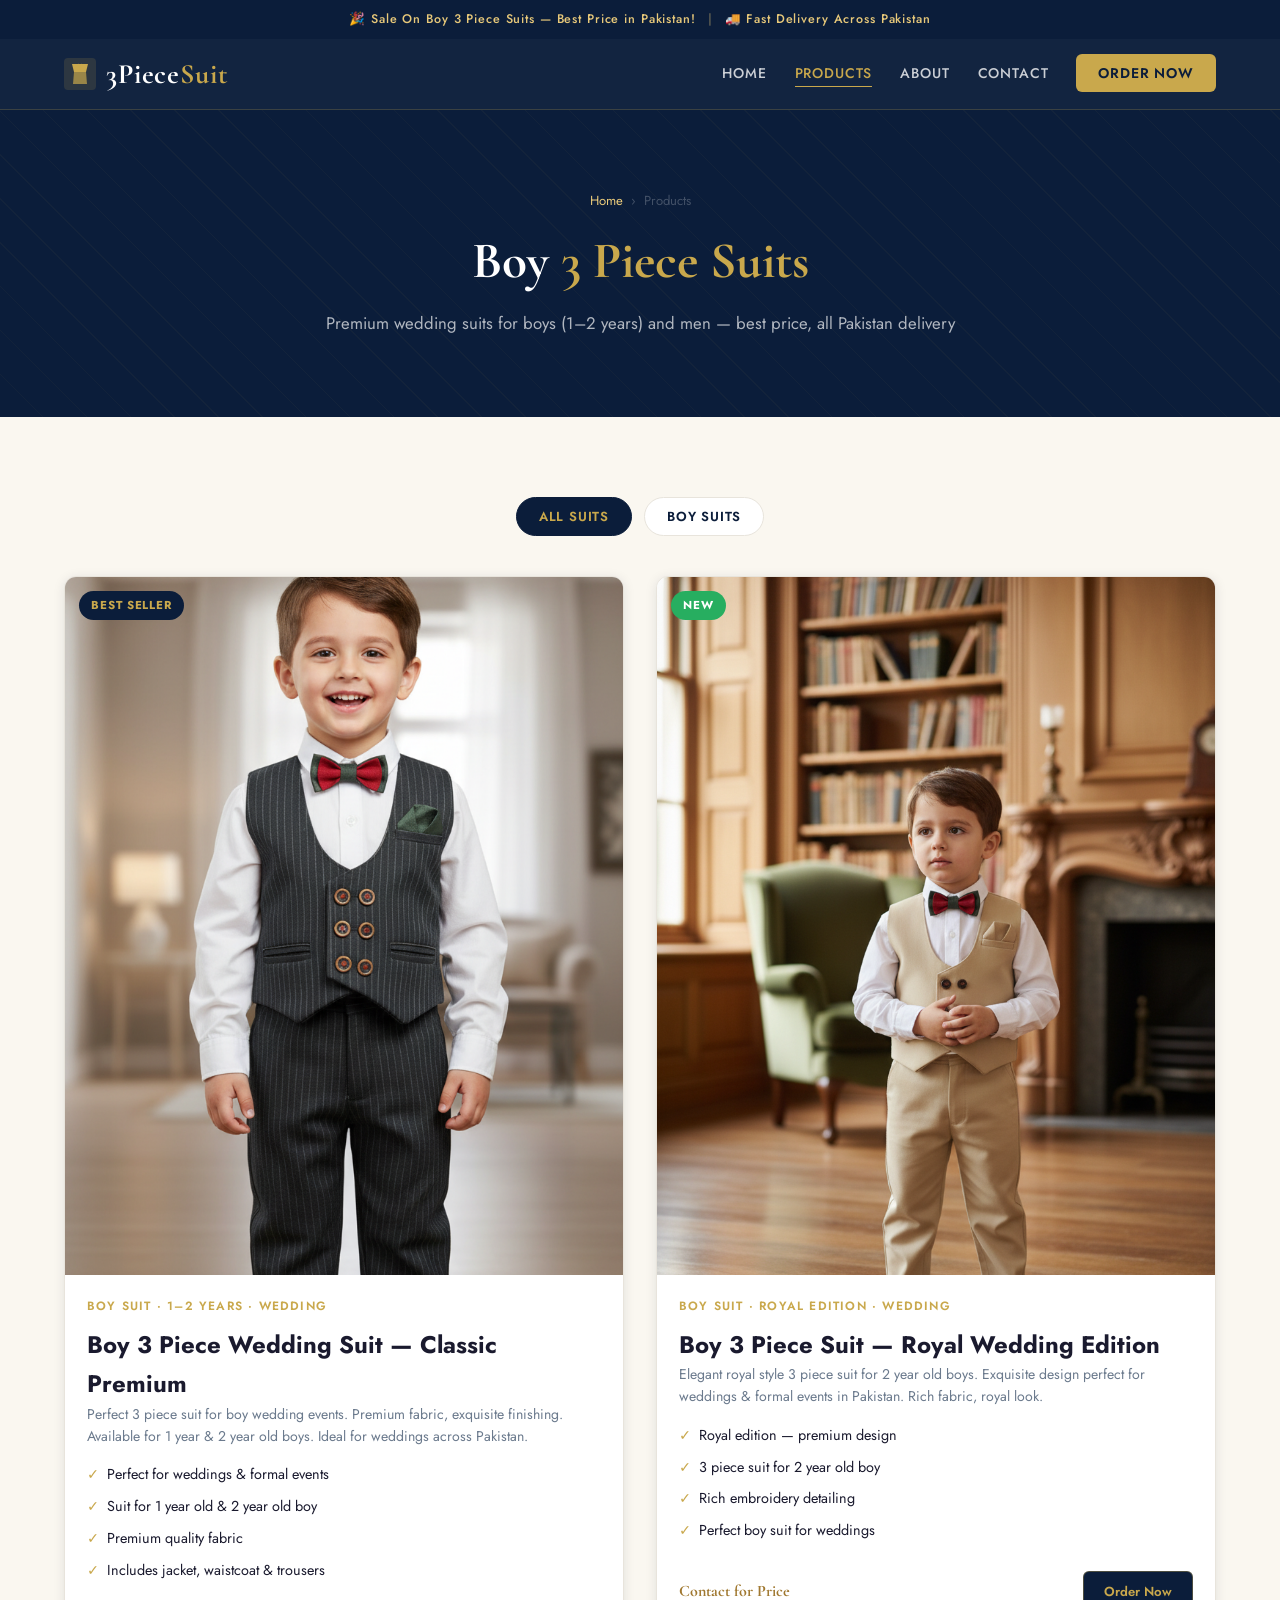
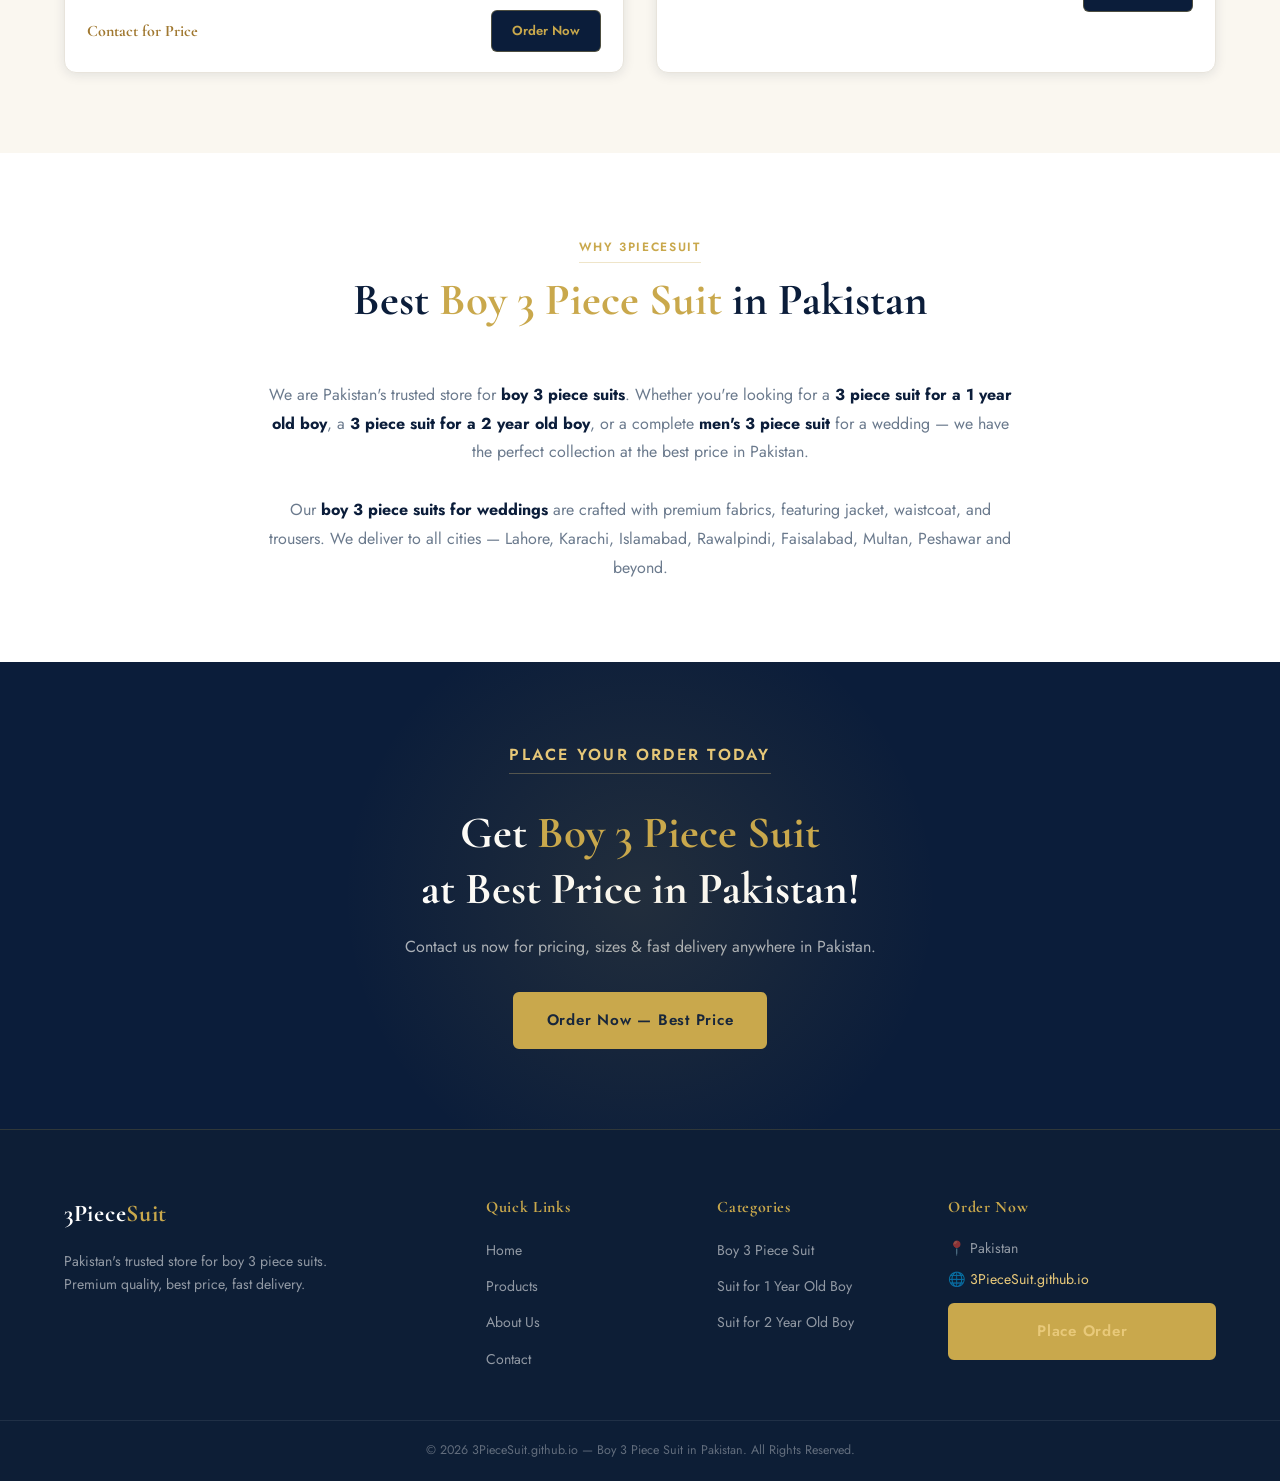
<file: products.html>
<!DOCTYPE html>
<html lang="en" dir="ltr">
<head>
<meta charset="UTF-8">
<meta name="viewport" content="width=device-width,initial-scale=1,viewport-fit=cover">
<title>  Boy 3 Piece Suit Collection Pakistan | 3PieceSuit</title>
<meta name="description" content="Shop   boy 3 piece suits for weddings in Pakistan. Suits for 1 year old, 2 year old boys & men's 3 piece suits. Best price. Fast delivery all Pakistan.">
<meta name="keywords" content="  boy 3 piece suit price in pakistan, 3 piece suit for 1 year old boy, 3 piece suit for 2 year old boy,   boy wedding suit, men 3 piece suit pakistan, boy suits for weddings, 3 piece suit nearby">
<meta name="robots" content="index,follow">
<link rel="canonical" href="https://3PieceSuit.github.io/products.html">
<meta property="og:title" content="  Boy 3 Piece Suit Collection | 3PieceSuit Pakistan">
<meta property="og:description" content="Premium   boy & men 3 piece suits. Best price in Pakistan. Wedding suits for 1yr & 2yr boys.">
<meta property="og:image" content="https://3PieceSuit.github.io/P11img.png">
<meta property="og:url" content="https://3PieceSuit.github.io/products.html">
<meta name="twitter:card" content="summary_large_image">
<meta name="geo.region" content="PK">
<link rel="preconnect" href="https://fonts.googleapis.com">
<link rel="preconnect" href="https://fonts.gstatic.com" crossorigin>
<link href="https://fonts.googleapis.com/css2?family=Cormorant+Garamond:ital,wght@0,400;0,600;0,700;1,400&family=Jost:wght@300;400;500;600&display=swap" rel="stylesheet">
<link rel="stylesheet" href="style.css">
<link rel="icon" href="favicon.ico" type="image/x-icon">
<script type="application/ld+json">
{"@context":"https://schema.org","@type":"CollectionPage","name":"  Boy 3 Piece Suit Collection","url":"https://3PieceSuit.github.io/products.html","description":"Premium   boy and men 3 piece suits for weddings in Pakistan","breadcrumb":{"@type":"BreadcrumbList","itemListElement":[{"@type":"ListItem","position":1,"name":"Home","item":"https://3PieceSuit.github.io/"},{"@type":"ListItem","position":2,"name":"Products","item":"https://3PieceSuit.github.io/products.html"}]}}
</script>
</head>
<body> 
<a class="skip-link" href="#main">Skip to main content</a>

<div class="topbar">
  <span>🎉 Sale On   Boy 3 Piece Suits — Best Price in Pakistan!</span>
  <span class="sep">|</span>
  <span>🚚 Fast Delivery Across Pakistan</span>
</div>

<header id="header">
  <nav class="nav-container" aria-label="Main navigation">
    <a href="index.html" class="logo" aria-label="3PieceSuit Home">
      <svg width="32" height="32" viewBox="0 0 32 32" fill="none" aria-hidden="true">
        <rect width="32" height="32" rx="4" fill="#c9a84c" opacity=".15"/>
        <path d="M8 6h16l-2 8H10L8 6z" fill="#c9a84c"/>
        <path d="M10 14h12l1 12H9l1-12z" fill="#c9a84c" opacity=".7"/>
        <path d="M14 6l2 4 2-4" stroke="#c9a84c" stroke-width="1.5" fill="none"/>
      </svg>
      <span>3Piece<em>Suit</em></span>
    </a>
    <button class="hamburger" id="hamburger" aria-label="Open menu" aria-expanded="false" aria-controls="nav-menu">
      <span></span><span></span><span></span>
    </button>
    <ul class="nav-links" id="nav-menu" role="list">
      <li><a href="index.html">Home</a></li>
      <li><a href="products.html" class="active" aria-current="page">Products</a></li>
      <li><a href="about.html">About</a></li>
      <li><a href="contact.html">Contact</a></li>
      <li><a href="contact.html" class="nav-btn">Order Now</a></li>
    </ul>
  </nav>
</header>

<main id="main">

  <!-- PAGE HERO -->
  <div class="page-hero" style="background:var(--navy);">
    <div class="page-hero-inner">
      <nav class="breadcrumb" aria-label="Breadcrumb">
        <a href="index.html">Home</a>
        <span aria-hidden="true">›</span>
        <span aria-current="page">Products</span>
      </nav>
      <h1> Boy <span class="gold">3 Piece Suits</span></h1>
      <p>Premium wedding suits for  boys (1–2 years) and men — best price, all Pakistan delivery</p>
    </div>
  </div>

  <!-- FILTER + PRODUCTS -->
  <section class="products section" id="all" aria-labelledby="products-title">
    <div class="container">
      <h2 id="products-title" class="visually-hidden">All Products</h2>
      <!-- Filter Bar -->
      <div class="filter-bar" role="group" aria-label="Filter products">
        <button class="filter-btn active" data-filter="all">All Suits</button>
        <button class="filter-btn" data-filter=" ">  Boy Suits</button>
      </div>

      <div class="products-grid" id=" ">

        <!-- PRODUCT 1 -->
        <article class="prod-card reveal" id="p1" data-category=" "
          itemscope itemtype="https://schema.org/Product">
          <a href="#p1-detail" class="prod-img-wrap" aria-label="  Boy Classic Premium Wedding Suit">
            <img src="P11img.png"
              alt="  Boy 3 Piece Suit for Wedding Pakistan — Classic Premium — Best Price"
              width="360" height="400" loading="lazy" itemprop="image">
            <div class="prod-badge">Best Seller</div>
            <div class="prod-overlay"><span>Quick View</span></div>
          </a>
          <div class="prod-info">
            <p class="prod-cat" itemprop="category">  Boy Suit · 1–2 Years · Wedding</p>
            <h2 itemprop="name">
              <a href="contact.html?product=P1">  Boy 3 Piece Wedding Suit — Classic Premium</a>
            </h2>
            <p class="prod-desc" itemprop="description">
              Perfect 3 piece suit for   boy wedding events. Premium fabric, exquisite finishing.
              Available for 1 year &amp; 2 year old boys. Ideal for weddings across Pakistan.
            </p>
            <ul class="prod-features" aria-label="Features">
              <li>Perfect for weddings &amp; formal events</li>
              <li>Suit for 1 year old &amp; 2 year old   boy</li>
              <li>Premium quality fabric</li>
              <li>Includes jacket, waistcoat &amp; trousers</li>
            </ul>
            <div class="prod-footer">
              <span class="prod-price" itemprop="offers" itemscope itemtype="https://schema.org/Offer">
                <meta itemprop="priceCurrency" content="PKR">
                <meta itemprop="availability" content="https://schema.org/InStock">
                <span itemprop="price" style="color:var(--gold3);font-weight:700;">Contact for Price</span>
              </span>
              <a href="contact.html?product=P1" class="btn-sm">Order Now</a>
            </div>
          </div>
        </article>

        <!-- PRODUCT 2 -->
        <article class="prod-card reveal" id="p2" data-category=" "
          itemscope itemtype="https://schema.org/Product">
          <a href="#p2-detail" class="prod-img-wrap" aria-label="  Boy Royal Wedding Edition Suit">
            <img src="P21img.png"
              alt="  Boy 3 Piece Suit Royal Edition — Wedding 2 Year Old Pakistan"
              width="360" height="400" loading="lazy" itemprop="image">
            <div class="prod-badge new">New</div>
            <div class="prod-overlay"><span>Quick View</span></div>
          </a>
          <div class="prod-info">
            <p class="prod-cat" itemprop="category">  Boy Suit · Royal Edition · Wedding</p>
            <h2 itemprop="name">
              <a href="contact.html?product=P2">  Boy 3 Piece Suit — Royal Wedding Edition</a>
            </h2>
            <p class="prod-desc" itemprop="description">
              Elegant royal style 3 piece suit for 2 year old   boys. Exquisite design perfect
              for weddings &amp; formal events in Pakistan. Rich fabric, royal look.
            </p>
            <ul class="prod-features" aria-label="Features">
              <li>Royal edition — premium design</li>
              <li>3 piece suit for 2 year old boy</li>
              <li>Rich embroidery detailing</li>
              <li>Perfect boy suit for weddings</li>
            </ul>
            <div class="prod-footer">
              <span class="prod-price" itemprop="offers" itemscope itemtype="https://schema.org/Offer">
                <meta itemprop="priceCurrency" content="PKR">
                <meta itemprop="availability" content="https://schema.org/InStock">
                <span itemprop="price" style="color:var(--gold3);font-weight:700;">Contact for Price</span>
              </span>
              <a href="contact.html?product=P2" class="btn-sm">Order Now</a>
            </div>
          </div>
        </article>

      </div>
    </div>
  </section>

  <!-- SEO CONTENT BLOCK -->
  <section class="seo-section section" style="background:var(--white);" aria-labelledby="why-title">
    <div class="container">
      <div class="section-head">
        <p class="sub-label">Why 3PieceSuit</p>
        <h2 id="why-title">Best <span class="gold">  Boy 3 Piece Suit</span> in Pakistan</h2>
      </div>
      <div style="max-width:760px;margin:0 auto;text-align:center;color:var(--muted);line-height:1.8;">
        <p>We are Pakistan's trusted store for <strong style="color:var(--navy)">  boy 3 piece suits</strong>. Whether you're looking for a <strong style="color:var(--navy)">3 piece suit for a 1 year old   boy</strong>, a <strong style="color:var(--navy)">3 piece suit for a 2 year old boy</strong>, or a complete <strong style="color:var(--navy)">men's 3 piece suit</strong> for a wedding — we have the perfect collection at the best price in Pakistan.</p>
        <br>
        <p>Our <strong style="color:var(--navy)">  boy 3 piece suits for weddings</strong> are crafted with premium fabrics, featuring jacket, waistcoat, and trousers. We deliver to all cities — Lahore, Karachi, Islamabad, Rawalpindi, Faisalabad, Multan, Peshawar and beyond.</p>
      </div>
    </div>
  </section>

  <!-- CTA -->
  <section class="cta-banner" aria-label="Order call to action">
    <div class="cta-inner">
      <div class="cta-orb" aria-hidden="true"></div>
      <p class="sub-label light">Place Your Order Today</p>
      <h2>Get <span class="gold">  Boy 3 Piece Suit</span><br>at Best Price in Pakistan!</h2>
      <p>Contact us now for pricing, sizes &amp; fast delivery anywhere in Pakistan.</p>
      <a href="contact.html" class="btn btn-gold">Order Now — Best Price</a>
    </div>
  </section>

</main>

<footer class="footer" role="contentinfo">
  <div class="container footer-grid">
    <div class="footer-brand">
      <a href="index.html" class="logo"><span>3Piece<em>Suit</em></span></a>
      <p>Pakistan's trusted store for   boy 3 piece suits. Premium quality, best price, fast delivery.</p>
    </div>
    <div class="footer-nav">
      <h3>Quick Links</h3>
      <ul>
        <li><a href="index.html">Home</a></li>
        <li><a href="products.html">Products</a></li>
        <li><a href="about.html">About Us</a></li>
        <li><a href="contact.html">Contact</a></li>
      </ul>
    </div>
    <div class="footer-cats">
      <h3>Categories</h3>
      <ul>
        <li><a href="# ">  Boy 3 Piece Suit</a></li>
        <li><a href="#p1">Suit for 1 Year Old Boy</a></li>
        <li><a href="#p2">Suit for 2 Year Old Boy</a></li>
      </ul>
    </div>
    <div class="footer-contact">
      <h3>Order Now</h3>
      <p>📍 Pakistan</p>
      <p>🌐 <a href="https://3PieceSuit.github.io">3PieceSuit.github.io</a></p>
      <a href="contact.html" class="btn btn-gold btn-sm-full">Place Order</a>
    </div>
  </div>
  <div class="footer-bottom">
    <p>© <span id="yr"></span> 3PieceSuit.github.io —   Boy 3 Piece Suit in Pakistan. All Rights Reserved.</p>
  </div>
</footer>

<button id="btt" aria-label="Back to top" title="Back to top">↑</button>
<style>.visually-hidden{position:absolute;width:1px;height:1px;padding:0;margin:-1px;overflow:hidden;clip:rect(0,0,0,0);border:0}</style>
<script src="script.js" defer></script>
</body>
</html>
</file>
<file: style.css>
/* ═══════════════════════════════════════════════════════════
   3PieceSuit.github.io — style.css
   Luxury Pakistani Boutique — Navy × Gold × Ivory
   ═══════════════════════════════════════════════════════════ */

/* ── RESET & ROOT ───────────────────────────────────────── */
:root {
  --navy:    #0b1d3a;
  --navy2:   #112347;
  --navy3:   #0d1e36;
  --gold:    #c9a84c;
  --gold2:   #e8c97a;
  --gold3:   #a07830;
  --ivory:   #faf7f0;
  --cream:   #f3eddf;
  --text:    #1a1a2e;
  --muted:   #6b7a8d;
  --light:   #e8e4dc;
  --white:   #ffffff;
  --red:     #c0392b;
  --green:   #27ae60;
  --radius:  6px;
  --radius2: 12px;
  --shadow:  0 8px 40px rgba(11,29,58,.14);
  --shadow2: 0 2px 12px rgba(11,29,58,.1);
  --t:       .3s cubic-bezier(.4,0,.2,1);
  --font-serif: 'Cormorant Garamond', Georgia, serif;
  --font-sans:  'Jost', system-ui, sans-serif;
}

*,*::before,*::after { box-sizing:border-box; margin:0; padding:0; }

html {
  scroll-behavior: smooth;
  -webkit-text-size-adjust: 100%;
  font-size: 16px;
}

body {
  font-family: var(--font-sans);
  background: var(--ivory);
  color: var(--text);
  line-height: 1.65;
  overflow-x: hidden;
  -webkit-font-smoothing: antialiased;
}

img { max-width:100%; height:auto; display:block; }
a   { color:inherit; text-decoration:none; }
ul  { list-style:none; }
button { cursor:pointer; border:none; background:none; font-family:inherit; }

/* ── SKIP LINK ──────────────────────────────────────────── */
.skip-link {
  position:absolute; top:-50px; left:16px;
  background:var(--gold); color:var(--navy);
  padding:10px 20px; font-weight:600; border-radius:var(--radius);
  z-index:9999; transition:top var(--t); font-size:.9rem;
}
.skip-link:focus { top:16px; }

/* ── TOPBAR ─────────────────────────────────────────────── */
.topbar {
  background: var(--navy);
  color: var(--gold2);
  text-align: center;
  padding: 9px 16px;
  font-size: .78rem;
  letter-spacing: .07em;
  font-weight: 500;
  display: flex;
  justify-content: center;
  align-items: center;
  gap: 12px;
  flex-wrap: wrap;
}
.topbar .sep { opacity:.4; }

/* ── HEADER ─────────────────────────────────────────────── */
header {
  position: sticky;
  top: 0;
  z-index: 200;
  background: rgba(11,29,58,.97);
  backdrop-filter: blur(16px);
  -webkit-backdrop-filter: blur(16px);
  border-bottom: 1px solid rgba(201,168,76,.22);
  transition: box-shadow var(--t);
}
header.scrolled { box-shadow: 0 4px 30px rgba(0,0,0,.3); }

.nav-container {
  max-width: 1200px;
  margin: 0 auto;
  padding: 0 24px;
  height: 70px;
  display: flex;
  align-items: center;
  justify-content: space-between;
  gap: 24px;
}

/* LOGO */
.logo {
  font-family: var(--font-serif);
  font-size: 1.75rem;
  font-weight: 700;
  color: var(--gold);
  letter-spacing: .03em;
  display: flex;
  align-items: center;
  gap: 10px;
  flex-shrink: 0;
}
.logo span { color: var(--white); }
.logo em { color: var(--gold); font-style: normal; }

/* NAV LINKS */
.nav-links {
  display: flex;
  align-items: center;
  gap: 28px;
}
.nav-links a {
  color: rgba(255,255,255,.78);
  font-size: .875rem;
  letter-spacing: .06em;
  font-weight: 500;
  text-transform: uppercase;
  transition: color var(--t);
  position: relative;
  padding-bottom: 4px;
}
.nav-links a::after {
  content:'';
  position:absolute; bottom:0; left:0;
  width:0; height:1px;
  background: var(--gold);
  transition: width var(--t);
}
.nav-links a:hover,
.nav-links a.active { color: var(--gold); }
.nav-links a:hover::after,
.nav-links a.active::after { width:100%; }

.nav-btn {
  background: var(--gold) !important;
  color: var(--navy) !important;
  padding: 9px 22px !important;
  border-radius: var(--radius);
  font-weight: 600 !important;
  transition: background var(--t), transform var(--t) !important;
}
.nav-btn::after { display:none !important; }
.nav-btn:hover { background: var(--gold2) !important; transform: translateY(-1px); }

/* HAMBURGER */
.hamburger {
  display: none;
  flex-direction: column;
  gap: 5px;
  padding: 6px;
  border-radius: var(--radius);
}
.hamburger span {
  display: block;
  width: 24px;
  height: 2px;
  background: var(--gold);
  border-radius: 2px;
  transition: all var(--t);
}
.hamburger.open span:nth-child(1) { transform: rotate(45deg) translate(5px,5px); }
.hamburger.open span:nth-child(2) { opacity:0; }
.hamburger.open span:nth-child(3) { transform: rotate(-45deg) translate(5px,-5px); }

/* ── UTILITIES ──────────────────────────────────────────── */
.container { max-width:1200px; margin:0 auto; padding:0 24px; }
.section    { padding:80px 0; }
.gold       { color:var(--gold); }
.center-btn { text-align:center; margin-top:48px; }

.section-head {
  text-align: center;
  margin-bottom: 52px;
}
.section-head h2 {
  font-family: var(--font-serif);
  font-size: clamp(1.8rem, 4vw, 2.8rem);
  font-weight: 700;
  line-height: 1.25;
  color: var(--navy);
  margin-bottom: 12px;
}
.section-desc {
  color: var(--muted);
  max-width: 560px;
  margin: 0 auto;
  font-size: 1rem;
}
.sub-label {
  display: inline-block;
  font-size: .75rem;
  letter-spacing: .14em;
  text-transform: uppercase;
  color: var(--gold);
  font-weight: 600;
  margin-bottom: 10px;
  border-bottom: 1px solid rgba(201,168,76,.3);
  padding-bottom: 4px;
}
.sub-label.light { color:var(--gold2); border-color:rgba(232,201,122,.3); }

/* BUTTONS */
.btn {
  display: inline-block;
  padding: 14px 32px;
  border-radius: var(--radius);
  font-weight: 600;
  font-size: .95rem;
  letter-spacing: .05em;
  transition: all var(--t);
  cursor: pointer;
  text-align: center;
  border: 2px solid transparent;
}
.btn-gold {
  background: var(--gold);
  color: var(--navy);
  border-color: var(--gold);
}
.btn-gold:hover {
  background: var(--gold2);
  border-color: var(--gold2);
  transform: translateY(-2px);
  box-shadow: 0 8px 25px rgba(201,168,76,.35);
}
.btn-outline {
  background: transparent;
  color: var(--white);
  border-color: rgba(255,255,255,.45);
}
.btn-outline:hover {
  border-color: var(--gold);
  color: var(--gold);
  transform: translateY(-2px);
}
.btn-navy {
  background: var(--navy);
  color: var(--white);
  border-color: var(--navy);
}
.btn-navy:hover {
  background: var(--navy2);
  transform: translateY(-2px);
  box-shadow: var(--shadow2);
}
.btn-sm {
  padding: 9px 20px;
  font-size: .82rem;
  border-radius: var(--radius);
  background: var(--navy);
  color: var(--gold);
  border: 1px solid rgba(201,168,76,.35);
  font-weight: 600;
  transition: all var(--t);
  white-space: nowrap;
}
.btn-sm:hover {
  background: var(--gold);
  color: var(--navy);
  border-color: var(--gold);
}
.btn-sm-full {
  display: block;
  width: 100%;
  margin-top: 12px;
  text-align: center;
}

/* REVEAL ANIMATION */
.reveal {
  opacity: 0;
  transform: translateY(28px);
  transition: opacity .65s ease, transform .65s ease;
}
.reveal.in-view {
  opacity: 1;
  transform: translateY(0);
}

/* ── TOPBAR ─────────────────────────────────────────────── */
/* (already defined above) */

/* ── HERO ───────────────────────────────────────────────── */
.hero {
  background: var(--navy);
  min-height: calc(100vh - 115px);
  display: flex;
  align-items: center;
  justify-content: center;
  gap: 60px;
  padding: 80px 24px;
  max-width: 1200px;
  margin: 0 auto;
  position: relative;
  overflow: hidden;
}
.hero-bg {
  position:absolute; inset:0; overflow:hidden; pointer-events:none;
}
.hero section { background:var(--navy); }

/* Override: hero inside navy parent */
.hero { background: transparent; }
section.hero-wrapper,
.hero-full { background: var(--navy); }

/* Full hero wrapper */
.hero-section {
  background: var(--navy);
  position: relative;
  overflow: hidden;
}

.hero-orb {
  position: absolute;
  border-radius: 50%;
  filter: blur(80px);
  opacity: .18;
}
.hero-orb1 {
  width: 500px; height: 500px;
  background: radial-gradient(circle, var(--gold), transparent 70%);
  top: -100px; right: -100px;
}
.hero-orb2 {
  width: 400px; height: 400px;
  background: radial-gradient(circle, #1a3a6e, transparent 70%);
  bottom: -80px; left: -80px;
}
.hero-pattern {
  position:absolute; inset:0;
  background-image:
    repeating-linear-gradient(45deg,transparent,transparent 20px,rgba(201,168,76,.03) 20px,rgba(201,168,76,.03) 21px);
}

.hero-content {
  flex: 1;
  max-width: 580px;
  z-index: 1;
}
.hero-tag {
  display: inline-block;
  font-size: .75rem;
  letter-spacing: .14em;
  text-transform: uppercase;
  color: var(--gold);
  font-weight: 600;
  margin-bottom: 16px;
  border: 1px solid rgba(201,168,76,.3);
  padding: 6px 14px;
  border-radius: 20px;
}
.hero-title {
  font-family: var(--font-serif);
  font-size: clamp(2.4rem, 5.5vw, 4rem);
  font-weight: 700;
  color: var(--white);
  line-height: 1.15;
  margin-bottom: 20px;
}
.hero-title em {
  color: var(--gold);
  font-style: italic;
}
.hero-desc {
  color: rgba(255,255,255,.72);
  font-size: 1.05rem;
  margin-bottom: 32px;
  line-height: 1.7;
}
.hero-btns {
  display: flex;
  gap: 16px;
  flex-wrap: wrap;
  margin-bottom: 40px;
}
.hero-stats {
  display: flex;
  gap: 0;
  align-items: center;
}
.stat {
  display: flex;
  flex-direction: column;
  padding: 0 28px 0 0;
}
.stat strong {
  font-family: var(--font-serif);
  font-size: 1.6rem;
  font-weight: 700;
  color: var(--gold);
}
.stat span {
  font-size: .78rem;
  color: rgba(255,255,255,.55);
  letter-spacing: .05em;
}
.stat-divider {
  width: 1px;
  height: 36px;
  background: rgba(201,168,76,.25);
  margin-right: 28px;
}

/* HERO IMAGE */
.hero-image {
  flex: 0 0 auto;
  width: min(420px, 45vw);
  z-index: 1;
}
.hero-img-wrap {
  position: relative;
  border-radius: var(--radius2);
  overflow: hidden;
  box-shadow: 0 24px 80px rgba(0,0,0,.5);
}
.hero-img-wrap img {
  width: 100%;
  height: 480px;
  object-fit: cover;
  transition: transform .6s ease;
}
.hero-img-wrap:hover img { transform: scale(1.04); }
.hero-badge {
  position: absolute;
  top: 20px; right: 20px;
  background: var(--gold);
  color: var(--navy);
  padding: 8px 16px;
  border-radius: var(--radius);
  font-size: .8rem;
  font-weight: 700;
  text-align: center;
  line-height: 1.3;
  box-shadow: var(--shadow2);
}
.hero-badge strong { display:block; font-size:1rem; }

/* ── KEYWORDS RIBBON ────────────────────────────────────── */
.kw-ribbon {
  background: var(--navy2);
  border-top: 1px solid rgba(201,168,76,.2);
  border-bottom: 1px solid rgba(201,168,76,.2);
  overflow: hidden;
  padding: 14px 0;
}
.kw-track {
  display: flex;
  gap: 32px;
  white-space: nowrap;
  animation: scroll-left 30s linear infinite;
  width: max-content;
}
.kw-track span {
  color: rgba(201,168,76,.75);
  font-size: .8rem;
  letter-spacing: .06em;
  font-weight: 500;
  text-transform: uppercase;
  flex-shrink: 0;
}
@keyframes scroll-left {
  0%   { transform: translateX(0); }
  100% { transform: translateX(-50%); }
}

/* ── FEATURES ───────────────────────────────────────────── */
.features { background: var(--white); }
.features-grid {
  display: grid;
  grid-template-columns: repeat(auto-fit, minmax(220px, 1fr));
  gap: 28px;
}
.feat-card {
  background: var(--ivory);
  border: 1px solid var(--light);
  border-radius: var(--radius2);
  padding: 36px 28px;
  text-align: center;
  transition: all var(--t);
  position: relative;
  overflow: hidden;
}
.feat-card::before {
  content:'';
  position:absolute; top:0; left:0; right:0; height:3px;
  background: linear-gradient(90deg, var(--gold), var(--gold2));
  transform: scaleX(0);
  transition: transform var(--t);
  transform-origin: left;
}
.feat-card:hover { transform:translateY(-6px); box-shadow:var(--shadow); }
.feat-card:hover::before { transform:scaleX(1); }
.feat-icon {
  font-size: 2.4rem;
  margin-bottom: 16px;
}
.feat-card h3 {
  font-family: var(--font-serif);
  font-size: 1.2rem;
  font-weight: 700;
  color: var(--navy);
  margin-bottom: 10px;
}
.feat-card p {
  font-size: .9rem;
  color: var(--muted);
  line-height: 1.6;
}

/* ── PRODUCTS ───────────────────────────────────────────── */
.products { background: var(--ivory); }
.products-grid {
  display: grid;
  grid-template-columns: repeat(auto-fit, minmax(300px, 1fr));
  gap: 32px;
}
.prod-card {
  background: var(--white);
  border-radius: var(--radius2);
  overflow: hidden;
  box-shadow: var(--shadow2);
  transition: all var(--t);
  border: 1px solid var(--light);
}
.prod-card:hover {
  transform: translateY(-8px);
  box-shadow: var(--shadow);
}
.prod-img-wrap {
  position: relative;
  overflow: hidden;
  display: block;
  aspect-ratio: 4/5;
  background: var(--cream);
}
.prod-img-wrap img {
  width: 100%;
  height: 100%;
  object-fit: cover;
  transition: transform .6s ease;
}
.prod-card:hover .prod-img-wrap img { transform: scale(1.07); }
.prod-badge {
  position:absolute; top:14px; left:14px;
  background: var(--navy);
  color: var(--gold);
  font-size:.72rem; font-weight:700;
  letter-spacing:.08em; text-transform:uppercase;
  padding: 5px 12px; border-radius: 20px;
  z-index: 2;
}
.prod-badge.new  { background:var(--green); color:var(--white); }
.prod-badge.sale { background:var(--red); color:var(--white); }
.prod-overlay {
  position:absolute; inset:0;
  background: rgba(11,29,58,.55);
  display:flex; align-items:center; justify-content:center;
  opacity:0; transition:opacity var(--t);
}
.prod-card:hover .prod-overlay { opacity:1; }
.prod-overlay span {
  color:var(--white); font-weight:600;
  font-size:.9rem; letter-spacing:.08em;
  border: 1px solid rgba(255,255,255,.6);
  padding: 10px 24px; border-radius: var(--radius);
  text-transform: uppercase;
}
.prod-info { padding: 22px 22px 20px; }
.prod-cat {
  font-size:.75rem; letter-spacing:.1em;
  text-transform:uppercase; color:var(--gold);
  font-weight:600; margin-bottom:8px;
}
.prod-info h3 {
  font-family: var(--font-serif);
  font-size: 1.18rem;
  font-weight: 700;
  color: var(--navy);
  margin-bottom: 8px;
  line-height: 1.3;
}
.prod-info h3 a:hover { color: var(--gold); }
.prod-desc {
  font-size: .88rem;
  color: var(--muted);
  margin-bottom: 16px;
  line-height: 1.55;
}
.prod-footer {
  display: flex;
  align-items: center;
  justify-content: space-between;
  gap: 12px;
  flex-wrap: wrap;
}
.prod-price {
  font-family: var(--font-serif);
  font-size: 1rem;
  font-weight: 700;
  color: var(--gold3);
}

/* ── SEO SECTION ────────────────────────────────────────── */
.seo-section { background: var(--white); }
.seo-grid {
  display: grid;
  grid-template-columns: 1fr 1fr;
  gap: 64px;
  align-items: center;
}
.seo-content h2 {
  font-family: var(--font-serif);
  font-size: clamp(1.7rem, 3.5vw, 2.5rem);
  font-weight: 700;
  color: var(--navy);
  line-height: 1.25;
  margin-bottom: 20px;
}
.seo-content p {
  color: var(--muted);
  margin-bottom: 16px;
  line-height: 1.7;
  font-size: .95rem;
}
.seo-content strong { color: var(--navy); font-weight: 600; }
.seo-list {
  margin: 20px 0 28px;
  display: flex;
  flex-direction: column;
  gap: 8px;
}
.seo-list li {
  font-size: .9rem;
  color: var(--text);
  padding-left: 0;
}
.seo-image img {
  border-radius: var(--radius2);
  box-shadow: var(--shadow);
  width: 100%;
  height: 500px;
  object-fit: cover;
}

/* ── FAQ ────────────────────────────────────────────────── */
.faq { background: var(--ivory); }
.faq-list {
  max-width: 760px;
  margin: 0 auto;
  display: flex;
  flex-direction: column;
  gap: 12px;
}
.faq-item {
  background: var(--white);
  border: 1px solid var(--light);
  border-radius: var(--radius);
  overflow: hidden;
  transition: box-shadow var(--t);
}
.faq-item:hover { box-shadow: var(--shadow2); }
.faq-q {
  width: 100%;
  display: flex;
  justify-content: space-between;
  align-items: center;
  gap: 16px;
  padding: 18px 24px;
  text-align: left;
  font-size: .95rem;
  font-weight: 600;
  color: var(--navy);
  transition: color var(--t);
}
.faq-q:hover { color: var(--gold); }
.faq-q[aria-expanded="true"] { color: var(--gold); }
.faq-icon {
  font-size: 1.3rem;
  color: var(--gold);
  flex-shrink: 0;
  transition: transform var(--t);
  line-height: 1;
}
.faq-q[aria-expanded="true"] .faq-icon { transform: rotate(45deg); }
.faq-a {
  padding: 0 24px 18px;
  font-size: .9rem;
  color: var(--muted);
  line-height: 1.65;
}
.faq-a p { margin:0; }

/* ── CTA BANNER ─────────────────────────────────────────── */
.cta-banner {
  background: var(--navy);
  text-align: center;
  padding: 80px 24px;
  position: relative;
  overflow: hidden;
}
.cta-orb {
  position:absolute; top:50%; left:50%;
  transform:translate(-50%,-50%);
  width:600px; height:600px;
  border-radius:50%;
  background: radial-gradient(circle, rgba(201,168,76,.12), transparent 70%);
  pointer-events:none;
}
.cta-inner {
  position:relative; z-index:1;
  max-width:600px; margin:0 auto;
}
.cta-inner h2 {
  font-family: var(--font-serif);
  font-size: clamp(1.8rem, 4vw, 2.8rem);
  font-weight: 700;
  color: var(--white);
  margin-bottom: 16px;
  line-height: 1.25;
}
.cta-inner p {
  color: rgba(255,255,255,.65);
  margin-bottom: 32px;
  font-size: 1rem;
}

/* ── FOOTER ─────────────────────────────────────────────── */
.footer {
  background: var(--navy3);
  border-top: 1px solid rgba(201,168,76,.18);
  padding: 64px 0 0;
}
.footer-grid {
  display: grid;
  grid-template-columns: 2fr 1fr 1fr 1.4fr;
  gap: 40px;
  padding-bottom: 48px;
}
.footer-brand .logo {
  font-size: 1.5rem;
  margin-bottom: 16px;
  display: inline-flex;
}
.footer-brand p {
  color: rgba(255,255,255,.55);
  font-size: .88rem;
  line-height: 1.65;
  max-width: 280px;
}
.footer h3 {
  font-family: var(--font-serif);
  font-size: 1rem;
  font-weight: 700;
  color: var(--gold);
  margin-bottom: 16px;
  letter-spacing: .04em;
}
.footer-nav ul,
.footer-cats ul {
  display: flex;
  flex-direction: column;
  gap: 10px;
}
.footer-nav a,
.footer-cats a {
  color: rgba(255,255,255,.55);
  font-size: .88rem;
  transition: color var(--t);
}
.footer-nav a:hover,
.footer-cats a:hover { color: var(--gold); }
.footer-contact p {
  color: rgba(255,255,255,.55);
  font-size: .88rem;
  margin-bottom: 8px;
}
.footer-contact a { color: var(--gold2); }
.footer-bottom {
  border-top: 1px solid rgba(255,255,255,.08);
  padding: 20px 24px;
  text-align: center;
}
.footer-bottom p {
  color: rgba(255,255,255,.35);
  font-size: .78rem;
  line-height: 1.6;
}

/* ── ABOUT PAGE ─────────────────────────────────────────── */
.page-hero {
  background: var(--navy);
  padding: 80px 24px;
  text-align: center;
  position: relative;
  overflow: hidden;
}
.page-hero::before {
  content:'';
  position:absolute; inset:0;
  background-image: repeating-linear-gradient(45deg,transparent,transparent 30px,rgba(201,168,76,.04) 30px,rgba(201,168,76,.04) 31px);
}
.page-hero-inner { position:relative; z-index:1; max-width:680px; margin:0 auto; }
.page-hero h1 {
  font-family: var(--font-serif);
  font-size: clamp(2rem, 5vw, 3.2rem);
  font-weight: 700;
  color: var(--white);
  margin-bottom: 16px;
  line-height: 1.2;
}
.page-hero p {
  color: rgba(255,255,255,.68);
  font-size: 1.05rem;
  line-height: 1.7;
}
.breadcrumb {
  display: flex;
  justify-content: center;
  gap: 8px;
  font-size: .82rem;
  color: rgba(255,255,255,.45);
  margin-bottom: 20px;
}
.breadcrumb a { color: var(--gold2); transition:color var(--t); }
.breadcrumb a:hover { color: var(--gold); }
.breadcrumb span { opacity:.5; }

.about-grid {
  display: grid;
  grid-template-columns: 1fr 1fr;
  gap: 64px;
  align-items: center;
}
.about-grid img {
  border-radius: var(--radius2);
  box-shadow: var(--shadow);
  width: 100%;
  height: 480px;
  object-fit: cover;
}
.about-text h2 {
  font-family: var(--font-serif);
  font-size: clamp(1.7rem, 3.5vw, 2.4rem);
  font-weight: 700;
  color: var(--navy);
  margin-bottom: 20px;
  line-height: 1.25;
}
.about-text p {
  color: var(--muted);
  margin-bottom: 16px;
  line-height: 1.7;
}
.about-text strong { color: var(--navy); }
.values-grid {
  display: grid;
  grid-template-columns: repeat(auto-fit, minmax(220px, 1fr));
  gap: 24px;
}
.value-card {
  background: var(--navy);
  color: var(--white);
  padding: 32px 24px;
  border-radius: var(--radius2);
  text-align: center;
}
.value-card .v-icon { font-size:2rem; margin-bottom:14px; }
.value-card h3 {
  font-family: var(--font-serif);
  font-size:1.1rem; color:var(--gold);
  margin-bottom:8px; font-weight:700;
}
.value-card p { font-size:.87rem; color:rgba(255,255,255,.6); }

/* ── PRODUCTS PAGE ──────────────────────────────────────── */
.filter-bar {
  display: flex;
  gap: 12px;
  flex-wrap: wrap;
  justify-content: center;
  margin-bottom: 40px;
}
.filter-btn {
  padding: 9px 22px;
  border-radius: 20px;
  font-size: .82rem;
  font-weight: 600;
  letter-spacing: .06em;
  text-transform: uppercase;
  border: 1px solid var(--light);
  color: var(--navy);
  background: var(--white);
  transition: all var(--t);
  cursor: pointer;
}
.filter-btn:hover,
.filter-btn.active {
  background: var(--navy);
  color: var(--gold);
  border-color: var(--navy);
}
.prod-detail {
  max-width: 1100px;
  margin: 0 auto;
  display: grid;
  grid-template-columns: 1fr 1fr;
  gap: 64px;
  align-items: start;
  padding: 64px 24px;
}
.prod-detail-img {
  position: relative;
  border-radius: var(--radius2);
  overflow: hidden;
  box-shadow: var(--shadow);
}
.prod-detail-img img {
  width: 100%;
  height: 520px;
  object-fit: cover;
}
.prod-detail-info .prod-cat { font-size:.8rem; margin-bottom:12px; }
.prod-detail-info h1 {
  font-family: var(--font-serif);
  font-size: clamp(1.6rem, 3vw, 2.2rem);
  font-weight: 700;
  color: var(--navy);
  margin-bottom: 16px;
  line-height: 1.3;
}
.prod-detail-info .prod-desc {
  font-size: .95rem;
  color: var(--muted);
  margin-bottom: 24px;
  line-height: 1.7;
}
.prod-features {
  display: flex;
  flex-direction: column;
  gap: 8px;
  margin-bottom: 28px;
}
.prod-features li {
  font-size: .9rem;
  color: var(--text);
  display: flex;
  align-items: center;
  gap: 8px;
}
.prod-features li::before {
  content:'✓'; color:var(--gold); font-weight:700;
}

/* ── CONTACT PAGE ───────────────────────────────────────── */
.contact-grid {
  display: grid;
  grid-template-columns: 1fr 1.5fr;
  gap: 64px;
  align-items: start;
}
.contact-info h2 {
  font-family: var(--font-serif);
  font-size: 2rem;
  font-weight: 700;
  color: var(--navy);
  margin-bottom: 16px;
}
.contact-info p {
  color: var(--muted);
  margin-bottom: 28px;
  line-height: 1.7;
}
.contact-items { display: flex; flex-direction: column; gap: 16px; }
.c-item {
  display: flex;
  gap: 14px;
  align-items: flex-start;
}
.c-icon {
  width: 44px; height: 44px;
  background: var(--navy);
  border-radius: var(--radius);
  display: flex; align-items:center; justify-content:center;
  font-size: 1.1rem;
  flex-shrink: 0;
}
.c-item-text strong {
  display: block;
  color: var(--navy);
  font-size: .9rem;
  font-weight: 600;
  margin-bottom: 2px;
}
.c-item-text span {
  color: var(--muted);
  font-size: .88rem;
}

/* ORDER FORM */
.order-form {
  background: var(--white);
  border-radius: var(--radius2);
  padding: 40px;
  box-shadow: var(--shadow);
  border: 1px solid var(--light);
}
.order-form h2 {
  font-family: var(--font-serif);
  font-size: 1.6rem;
  font-weight: 700;
  color: var(--navy);
  margin-bottom: 28px;
}
.form-row {
  display: grid;
  grid-template-columns: 1fr 1fr;
  gap: 16px;
}
.form-group {
  display: flex;
  flex-direction: column;
  gap: 7px;
  margin-bottom: 16px;
}
.form-group.full { grid-column: 1/-1; }
.form-group label {
  font-size: .82rem;
  font-weight: 600;
  color: var(--navy);
  letter-spacing: .04em;
  text-transform: uppercase;
}
.form-group input,
.form-group select,
.form-group textarea {
  padding: 12px 16px;
  border: 1.5px solid var(--light);
  border-radius: var(--radius);
  font-family: var(--font-sans);
  font-size: .95rem;
  color: var(--text);
  background: var(--ivory);
  transition: border-color var(--t), box-shadow var(--t);
  outline: none;
}
.form-group input:focus,
.form-group select:focus,
.form-group textarea:focus {
  border-color: var(--gold);
  box-shadow: 0 0 0 3px rgba(201,168,76,.12);
}
.form-group textarea {
  resize: vertical;
  min-height: 110px;
}
.form-submit {
  width: 100%;
  padding: 15px;
  background: var(--navy);
  color: var(--gold);
  border: 2px solid var(--navy);
  border-radius: var(--radius);
  font-family: var(--font-sans);
  font-size: 1rem;
  font-weight: 700;
  letter-spacing: .06em;
  text-transform: uppercase;
  cursor: pointer;
  transition: all var(--t);
  margin-top: 8px;
}
.form-submit:hover {
  background: var(--gold);
  color: var(--navy);
  border-color: var(--gold);
  transform: translateY(-2px);
  box-shadow: 0 8px 25px rgba(201,168,76,.3);
}
.form-submit:disabled {
  opacity: .6;
  cursor: not-allowed;
  transform: none;
}
.form-msg {
  margin-top: 16px;
  padding: 14px 18px;
  border-radius: var(--radius);
  font-size: .9rem;
  font-weight: 500;
  display: none;
}
.form-msg.success {
  background: #d4edda;
  color: #155724;
  border: 1px solid #c3e6cb;
  display: block;
}
.form-msg.error {
  background: #f8d7da;
  color: #721c24;
  border: 1px solid #f5c6cb;
  display: block;
}
.form-note {
  font-size: .78rem;
  color: var(--muted);
  margin-top: 12px;
  text-align: center;
}

/* ── BACK TO TOP ────────────────────────────────────────── */
#btt {
  position: fixed;
  bottom: 28px; right: 28px;
  width: 46px; height: 46px;
  background: var(--navy);
  border: 1.5px solid var(--gold);
  border-radius: 50%;
  display: flex; align-items:center; justify-content:center;
  color: var(--gold);
  font-size: 1.1rem;
  cursor: pointer;
  opacity: 0; pointer-events:none;
  transition: all var(--t);
  z-index: 300;
  box-shadow: var(--shadow2);
}
#btt.visible { opacity:1; pointer-events:auto; }
#btt:hover { background: var(--gold); color: var(--navy); transform: translateY(-3px); }

/* ══════════════════════════════════════════════════════════
   RESPONSIVE BREAKPOINTS
   ══════════════════════════════════════════════════════════ */

/* Tablet */
@media (max-width: 1024px) {
  .seo-grid,
  .about-grid,
  .contact-grid,
  .footer-grid { grid-template-columns: 1fr; gap: 40px; }

  .hero { flex-direction: column; text-align: center; padding: 60px 24px 40px; min-height: auto; }
  .hero-image { width: min(360px, 80vw); }
  .hero-btns { justify-content: center; }
  .hero-stats { justify-content: center; }

  .prod-detail { grid-template-columns: 1fr; }

  .footer-grid { grid-template-columns: 1fr 1fr; }
}

/* Mobile */
@media (max-width: 768px) {
  .topbar .sep { display:none; }
  .topbar { flex-direction: column; gap: 4px; font-size:.72rem; }

  .hamburger { display:flex; }

  .nav-links {
    position: absolute;
    top: 70px; left: 0; right: 0;
    background: rgba(11,29,58,.98);
    backdrop-filter: blur(16px);
    flex-direction: column;
    padding: 24px;
    gap: 0;
    border-bottom: 1px solid rgba(201,168,76,.2);
    clip-path: inset(0 0 100% 0);
    transition: clip-path .4s ease;
    pointer-events: none;
  }
  .nav-links.open {
    clip-path: inset(0 0 0% 0);
    pointer-events: auto;
  }
  .nav-links li { width:100%; }
  .nav-links a {
    display: block;
    padding: 14px 0;
    border-bottom: 1px solid rgba(255,255,255,.06);
    font-size: .95rem;
  }
  .nav-btn {
    margin-top: 12px;
    display: block;
    text-align: center;
    padding: 13px 22px !important;
  }

  .section { padding: 56px 0; }
  .hero { padding: 48px 20px 40px; gap: 36px; }
  .hero-title { font-size: clamp(1.9rem, 7vw, 2.8rem); }
  .hero-image { width: min(320px, 90vw); }
  .hero-img-wrap img { height: 360px; }

  .features-grid { grid-template-columns: 1fr 1fr; }
  .products-grid { grid-template-columns: 1fr; max-width: 380px; margin: 0 auto; }

  .form-row { grid-template-columns: 1fr; }
  .order-form { padding: 28px 20px; }

  .footer-grid { grid-template-columns: 1fr; }
  .footer-bottom { padding: 16px; }
}

@media (max-width: 480px) {
  :root { font-size: 15px; }
  .features-grid { grid-template-columns: 1fr; }
  .hero-stats { flex-wrap: wrap; gap: 16px; }
  .stat-divider { display:none; }
  .hero-btns { flex-direction: column; align-items: center; }
  .btn { width: 100%; text-align: center; }
}

/* ── PRINT ──────────────────────────────────────────────── */
@media print {
  header, footer, .topbar, .kw-ribbon, .cta-banner, #btt { display:none; }
  body { background:white; color:black; }
}

/* ── REDUCED MOTION ─────────────────────────────────────── */
@media (prefers-reduced-motion: reduce) {
  *,*::before,*::after { animation-duration:.01ms !important; transition-duration:.01ms !important; }
  .kw-track { animation: none; }
}
</file>
<file: extra.css>
/* ═══════════════════════════════════════════════════════════
   3PieceSuit — extra.css
   New Features: Toasts · Urgency · Trust · Gallery · Reviews
   Size Guide · Newsletter · WhatsApp · Live Bar
   ═══════════════════════════════════════════════════════════ */

/* ── LIVE VIEWERS BAR ───────────────────────────────────── */
.live-bar {
  background: var(--navy);
  color: rgba(255,255,255,.85);
  text-align: center;
  font-size: .78rem;
  padding: 7px 16px;
  display: flex;
  align-items: center;
  justify-content: center;
  gap: 8px;
  letter-spacing: .04em;
}
.live-dot {
  width: 8px; height: 8px;
  background: #22c55e;
  border-radius: 50%;
  display: inline-block;
  animation: pulse-dot 1.5s ease-in-out infinite;
  flex-shrink: 0;
}
@keyframes pulse-dot {
  0%, 100% { opacity:1; transform:scale(1); }
  50% { opacity:.5; transform:scale(.8); }
}

/* ── TOPBAR SCROLL ──────────────────────────────────────── */
.topbar {
  overflow: hidden;
  padding: 0;
}
.topbar-scroll {
  display: flex;
  gap: 28px;
  padding: 9px 0;
  white-space: nowrap;
  animation: scroll-bar 28s linear infinite;
  width: max-content;
  font-size: .78rem;
  letter-spacing: .06em;
  font-weight: 500;
  align-items: center;
}
.topbar-scroll .sep { color: var(--gold); font-size: .7rem; }
@keyframes scroll-bar {
  0%   { transform: translateX(0); }
  100% { transform: translateX(-50%); }
}

/* ── REVIEW TOAST SYSTEM ────────────────────────────────── */
.toast-container {
  position: fixed;
  bottom: 24px;
  left: 24px;
  z-index: 9000;
  display: flex;
  flex-direction: column;
  gap: 12px;
  pointer-events: none;
  max-width: 320px;
}

.toast {
  background: var(--white);
  border-radius: 12px;
  box-shadow: 0 8px 32px rgba(0,0,0,.18), 0 2px 8px rgba(0,0,0,.08);
  padding: 14px 16px;
  display: flex;
  align-items: flex-start;
  gap: 12px;
  pointer-events: auto;
  border-left: 4px solid var(--gold);
  transform: translateX(-120%);
  opacity: 0;
  transition: transform .45s cubic-bezier(.34,1.56,.64,1), opacity .35s ease;
  min-width: 280px;
  position: relative;
}
.toast.show {
  transform: translateX(0);
  opacity: 1;
}
.toast.hide {
  transform: translateX(-120%);
  opacity: 0;
}
.toast-img {
  width: 48px; height: 48px;
  border-radius: 8px;
  object-fit: cover;
  flex-shrink: 0;
  background: var(--cream);
  overflow: hidden;
}
.toast-img img {
  width: 100%; height: 100%;
  object-fit: cover;
  border-radius: 8px;
}
.toast-body { flex: 1; min-width: 0; }
.toast-name {
  font-weight: 700;
  font-size: .82rem;
  color: var(--navy);
  margin-bottom: 2px;
}
.toast-action {
  font-size: .78rem;
  color: var(--muted);
  margin-bottom: 4px;
  line-height: 1.4;
}
.toast-stars {
  color: #f59e0b;
  font-size: .8rem;
  letter-spacing: .05em;
}
.toast-time {
  font-size: .7rem;
  color: var(--muted);
  margin-top: 2px;
  display: flex;
  align-items: center;
  gap: 4px;
}
.toast-time::before {
  content: '•';
  width: 5px; height: 5px;
  background: #22c55e;
  border-radius: 50%;
  display: inline-block;
  font-size: 0;
}
.toast-close {
  position: absolute;
  top: 8px; right: 10px;
  background: none; border: none;
  color: var(--muted);
  font-size: .9rem;
  cursor: pointer;
  line-height: 1;
  padding: 2px;
  transition: color .2s;
}
.toast-close:hover { color: var(--navy); }
.toast-icon {
  font-size: 1.4rem;
  flex-shrink: 0;
  line-height: 1;
}

/* ── URGENCY BANNER ─────────────────────────────────────── */
.urgency-banner {
  background: linear-gradient(90deg, #7f1d1d, #991b1b, #7f1d1d);
  color: var(--white);
  padding: 10px 0;
}
.urg-inner {
  display: flex;
  align-items: center;
  justify-content: space-between;
  gap: 16px;
  flex-wrap: wrap;
}
.urg-fire {
  font-size: 1.3rem;
  animation: shake .8s ease-in-out infinite;
}
@keyframes shake {
  0%,100% { transform: rotate(-10deg); }
  50%     { transform: rotate(10deg); }
}
.urg-text {
  font-size: .85rem;
  font-weight: 500;
  flex: 1;
  min-width: 200px;
}
.urg-text strong { color: #fde68a; }
.countdown {
  display: flex;
  align-items: center;
  gap: 10px;
  flex-shrink: 0;
}
.cd-label {
  font-size: .75rem;
  opacity: .8;
  letter-spacing: .04em;
}
.countdown-boxes {
  display: flex;
  align-items: center;
  gap: 4px;
}
.cd-box {
  background: rgba(255,255,255,.15);
  border: 1px solid rgba(255,255,255,.25);
  border-radius: 6px;
  padding: 5px 10px;
  text-align: center;
  min-width: 44px;
  backdrop-filter: blur(4px);
}
.cd-box span {
  display: block;
  font-family: var(--font-serif);
  font-size: 1.2rem;
  font-weight: 700;
  line-height: 1;
}
.cd-box small {
  display: block;
  font-size: .6rem;
  opacity: .7;
  letter-spacing: .08em;
  text-transform: uppercase;
  margin-top: 2px;
}
.cd-sep {
  font-size: 1.1rem;
  font-weight: 700;
  opacity: .7;
  animation: blink 1s step-end infinite;
}
@keyframes blink { 0%,100%{opacity:.7} 50%{opacity:0} }

/* ── TRUST SECTION ──────────────────────────────────────── */
.trust-section {
  background: var(--white);
  border-bottom: 1px solid var(--light);
  padding: 20px 0;
}
.trust-grid {
  display: flex;
  flex-wrap: wrap;
  gap: 0;
  justify-content: space-between;
}
.trust-item {
  display: flex;
  align-items: center;
  gap: 12px;
  padding: 12px 16px;
  flex: 1;
  min-width: 140px;
  border-right: 1px solid var(--light);
  transition: background var(--t);
}
.trust-item:last-child { border-right: none; }
.trust-item:hover { background: var(--ivory); }
.trust-icon { font-size: 1.8rem; flex-shrink: 0; }
.trust-item div { display: flex; flex-direction: column; gap: 1px; }
.trust-item strong { font-size: .85rem; color: var(--navy); font-weight: 700; }
.trust-item span { font-size: .75rem; color: var(--muted); }

/* ── STAR RATING ────────────────────────────────────────── */
.star-row {
  color: #f59e0b;
  font-size: .9rem;
  margin-bottom: 8px;
  display: flex;
  align-items: center;
  gap: 4px;
}
.star-row span {
  color: var(--muted);
  font-size: .78rem;
  font-family: var(--font-sans);
}

/* ── PRODUCT STOCK BADGE ────────────────────────────────── */
.prod-stock-badge {
  position: absolute;
  bottom: 12px; right: 12px;
  background: rgba(127,29,29,.9);
  color: var(--white);
  font-size: .68rem;
  font-weight: 700;
  letter-spacing: .05em;
  padding: 4px 10px;
  border-radius: 20px;
  z-index: 2;
  backdrop-filter: blur(4px);
}

/* ── GALLERY ────────────────────────────────────────────── */
.gallery-section { background: var(--white); }
.gallery-grid {
  display: grid;
  grid-template-columns: repeat(4, 1fr);
  gap: 16px;
}
.gallery-item {
  position: relative;
  border-radius: var(--radius2);
  overflow: hidden;
  aspect-ratio: 4/5;
  cursor: pointer;
}
.gallery-item img {
  width: 100%; height: 100%;
  object-fit: cover;
  transition: transform .5s ease;
}
.gallery-item:hover img { transform: scale(1.08); }
.gallery-hover {
  position: absolute;
  inset: 0;
  background: rgba(11,29,58,.6);
  display: flex;
  align-items: flex-end;
  padding: 16px;
  opacity: 0;
  transition: opacity var(--t);
}
.gallery-item:hover .gallery-hover { opacity: 1; }
.gallery-hover span {
  color: var(--white);
  font-size: .85rem;
  font-weight: 600;
  background: rgba(201,168,76,.9);
  padding: 6px 14px;
  border-radius: var(--radius);
  color: var(--navy);
}

/* ── SIZE GUIDE ─────────────────────────────────────────── */
.size-wrap {
  max-width: 860px;
  margin: 0 auto;
  background: var(--white);
  border-radius: var(--radius2);
  box-shadow: var(--shadow2);
  overflow: hidden;
  border: 1px solid var(--light);
}
.size-tabs {
  display: flex;
  border-bottom: 2px solid var(--light);
  background: var(--ivory);
}
.size-tab {
  flex: 1;
  padding: 14px 24px;
  font-size: .9rem;
  font-weight: 600;
  font-family: var(--font-sans);
  color: var(--muted);
  border: none;
  background: transparent;
  cursor: pointer;
  transition: all var(--t);
  letter-spacing: .03em;
  border-bottom: 2px solid transparent;
  margin-bottom: -2px;
}
.size-tab.active,
.size-tab:hover {
  color: var(--gold);
  background: var(--white);
  border-bottom-color: var(--gold);
}
.size-content { padding: 24px; }
.size-table-wrap { overflow-x: auto; }
.size-table {
  width: 100%;
  border-collapse: collapse;
  font-size: .88rem;
}
.size-table th {
  background: var(--navy);
  color: var(--gold);
  padding: 12px 16px;
  text-align: left;
  font-weight: 600;
  font-size: .8rem;
  letter-spacing: .06em;
  text-transform: uppercase;
}
.size-table td {
  padding: 11px 16px;
  border-bottom: 1px solid var(--light);
  color: var(--text);
}
.size-table tr.alt td { background: var(--ivory); }
.size-table tr:hover td { background: var(--cream); }
.size-link {
  background: var(--navy);
  color: var(--gold);
  padding: 5px 14px;
  border-radius: var(--radius);
  font-size: .78rem;
  font-weight: 600;
  transition: all var(--t);
  white-space: nowrap;
  display: inline-block;
}
.size-link:hover { background: var(--gold); color: var(--navy); }
.size-note {
  text-align: center;
  font-size: .85rem;
  color: var(--muted);
  padding: 16px 24px;
  border-top: 1px solid var(--light);
  background: var(--ivory);
}
.size-note a { color: var(--gold); font-weight: 600; }

/* ── REVIEWS ────────────────────────────────────────────── */
.reviews-grid {
  display: grid;
  grid-template-columns: repeat(auto-fit, minmax(300px, 1fr));
  gap: 24px;
  margin-bottom: 40px;
}
.review-card {
  background: rgba(255,255,255,.06);
  border: 1px solid rgba(201,168,76,.2);
  border-radius: var(--radius2);
  padding: 28px;
  transition: all var(--t);
}
.review-card:hover {
  background: rgba(255,255,255,.1);
  border-color: rgba(201,168,76,.4);
  transform: translateY(-4px);
}
.review-stars {
  color: #f59e0b;
  font-size: 1.1rem;
  margin-bottom: 14px;
  letter-spacing: .05em;
}
.review-card blockquote p {
  color: rgba(255,255,255,.8);
  font-size: .9rem;
  line-height: 1.7;
  margin-bottom: 20px;
  font-style: italic;
}
.review-author {
  display: flex;
  align-items: center;
  gap: 12px;
}
.review-avatar {
  width: 42px; height: 42px;
  background: linear-gradient(135deg, var(--gold), var(--gold3));
  border-radius: 50%;
  display: flex;
  align-items: center;
  justify-content: center;
  font-size: .78rem;
  font-weight: 700;
  color: var(--navy);
  flex-shrink: 0;
}
.review-author strong {
  display: block;
  color: var(--white);
  font-size: .9rem;
  font-weight: 700;
}
.review-author span {
  display: block;
  color: rgba(255,255,255,.5);
  font-size: .75rem;
  margin-top: 1px;
}
.review-product {
  font-size: .72rem;
  color: var(--gold);
  margin-top: 3px;
  font-weight: 500;
}
.review-stats {
  display: flex;
  justify-content: center;
  gap: 0;
  background: rgba(255,255,255,.06);
  border: 1px solid rgba(201,168,76,.2);
  border-radius: var(--radius2);
  overflow: hidden;
  flex-wrap: wrap;
}
.rs-item {
  flex: 1;
  min-width: 120px;
  text-align: center;
  padding: 24px 16px;
  border-right: 1px solid rgba(201,168,76,.15);
}
.rs-item:last-child { border-right: none; }
.rs-item strong {
  display: block;
  font-family: var(--font-serif);
  font-size: 2rem;
  font-weight: 700;
  color: var(--gold);
  line-height: 1;
  margin-bottom: 4px;
}
.rs-item span {
  font-size: .8rem;
  color: rgba(255,255,255,.55);
  text-transform: uppercase;
  letter-spacing: .06em;
}

/* ── NEWSLETTER ─────────────────────────────────────────── */
.newsletter-section {
  background: var(--navy2);
  padding: 60px 0;
  border-top: 1px solid rgba(201,168,76,.15);
  border-bottom: 1px solid rgba(201,168,76,.15);
}
.nl-inner {
  max-width: 860px;
  margin: 0 auto;
  display: flex;
  align-items: center;
  gap: 40px;
  flex-wrap: wrap;
  padding: 0 24px;
}
.nl-content { flex: 1; min-width: 240px; }
.nl-content h2 {
  font-family: var(--font-serif);
  font-size: 1.6rem;
  font-weight: 700;
  color: var(--white);
  margin-bottom: 8px;
}
.nl-content p { color: rgba(255,255,255,.6); font-size: .9rem; }
.nl-form {
  display: flex;
  gap: 10px;
  flex: 1;
  min-width: 280px;
  flex-wrap: wrap;
}
.nl-form input {
  flex: 1;
  min-width: 200px;
  padding: 13px 18px;
  border: 1.5px solid rgba(255,255,255,.2);
  border-radius: var(--radius);
  background: rgba(255,255,255,.08);
  color: var(--white);
  font-family: var(--font-sans);
  font-size: .95rem;
  outline: none;
  transition: border-color var(--t);
}
.nl-form input::placeholder { color: rgba(255,255,255,.4); }
.nl-form input:focus { border-color: var(--gold); }
.nl-msg {
  width: 100%;
  font-size: .85rem;
  font-weight: 500;
  margin-top: 8px;
  color: var(--gold2);
}

/* ── WHATSAPP FLOAT ─────────────────────────────────────── */
.whatsapp-float {
  position: fixed;
  bottom: 88px; right: 24px;
  background: #25d366;
  color: var(--white);
  border-radius: 50px;
  padding: 12px 20px 12px 16px;
  display: flex;
  align-items: center;
  gap: 10px;
  font-weight: 700;
  font-size: .88rem;
  box-shadow: 0 6px 24px rgba(37,211,102,.4);
  z-index: 500;
  transition: all var(--t);
  text-decoration: none;
  white-space: nowrap;
  animation: bounce-wa 3s ease-in-out infinite;
}
.whatsapp-float:hover {
  background: #128c7e;
  transform: translateY(-3px) scale(1.03);
  box-shadow: 0 10px 32px rgba(37,211,102,.5);
  animation: none;
}
@keyframes bounce-wa {
  0%,100% { transform: translateY(0); }
  50% { transform: translateY(-6px); }
}

/* ── WHATSAPP BUTTON ────────────────────────────────────── */
.btn-whatsapp {
  display: inline-block;
  padding: 14px 28px;
  background: #25d366;
  color: var(--white) !important;
  border-radius: var(--radius);
  font-weight: 700;
  font-size: .95rem;
  transition: all var(--t);
  border: 2px solid #25d366;
}
.btn-whatsapp:hover {
  background: #128c7e;
  border-color: #128c7e;
  transform: translateY(-2px);
  box-shadow: 0 8px 24px rgba(37,211,102,.35);
}
.btn-wa-footer {
  display: block;
  background: #25d366;
  color: var(--white);
  text-align: center;
  padding: 10px 20px;
  border-radius: var(--radius);
  font-weight: 700;
  font-size: .88rem;
  margin-top: 10px;
  transition: all var(--t);
}
.btn-wa-footer:hover { background: #128c7e; }

/* ── FOOTER TRUST BADGES ────────────────────────────────── */
.footer-trust {
  display: flex;
  gap: 8px;
  flex-wrap: wrap;
  margin-top: 16px;
}
.footer-trust span {
  background: rgba(255,255,255,.06);
  border: 1px solid rgba(201,168,76,.2);
  color: rgba(255,255,255,.6);
  padding: 5px 12px;
  border-radius: 20px;
  font-size: .72rem;
  font-weight: 600;
  letter-spacing: .04em;
}

/* ── LOGO IMAGE ─────────────────────────────────────────── */
.logo-img {
  border-radius: 6px;
  object-fit: contain;
}

/* ── RESPONSIVE ADDITIONS ───────────────────────────────── */
@media (max-width: 1024px) {
  .gallery-grid { grid-template-columns: repeat(2, 1fr); }
  .trust-grid { gap: 0; }
  .trust-item { min-width: 33%; border-bottom: 1px solid var(--light); }
}

@media (max-width: 768px) {
  .toast-container { left: 12px; right: 12px; bottom: 80px; max-width: none; }
  .toast { min-width: unset; }
  .whatsapp-float { bottom: 80px; right: 16px; }
  .whatsapp-float span { display: none; }
  .whatsapp-float { padding: 14px; border-radius: 50%; }
  .urg-inner { flex-direction: column; text-align: center; gap: 10px; }
  .countdown { justify-content: center; }
  .gallery-grid { grid-template-columns: repeat(2, 1fr); }
  .trust-item { min-width: 50%; }
  .reviews-grid { grid-template-columns: 1fr; }
  .nl-inner { flex-direction: column; gap: 24px; text-align: center; }
  .nl-form { justify-content: center; }
  .review-stats { grid-template-columns: repeat(2, 1fr); }
  .rs-item { border-right: none; border-bottom: 1px solid rgba(201,168,76,.15); }
  .rs-item:nth-child(odd) { border-right: 1px solid rgba(201,168,76,.15); }
}

@media (max-width: 480px) {
  .gallery-grid { grid-template-columns: 1fr 1fr; gap: 10px; }
  .trust-item { min-width: 100%; border-right: none; }
  .countdown-boxes { gap: 3px; }
  .cd-box { min-width: 36px; padding: 4px 6px; }
  .cd-box span { font-size: 1rem; }
}
</file>
